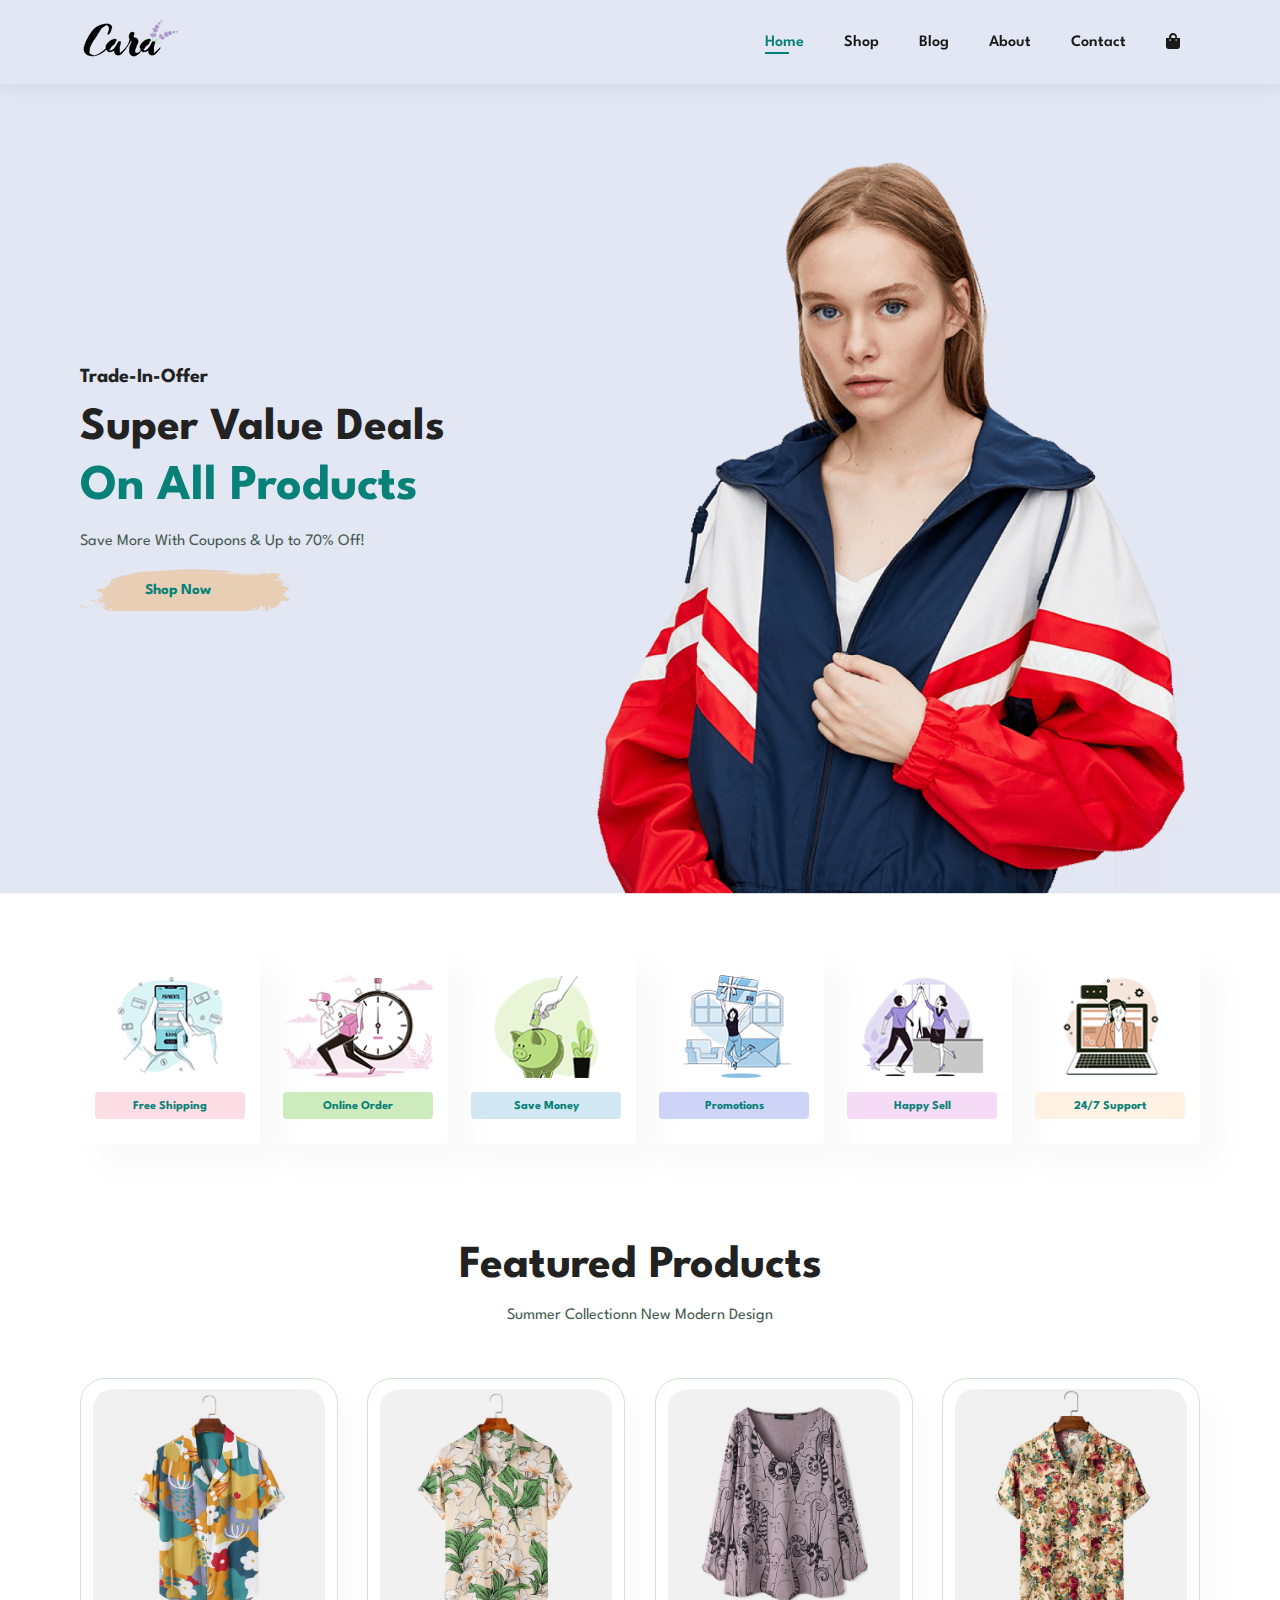
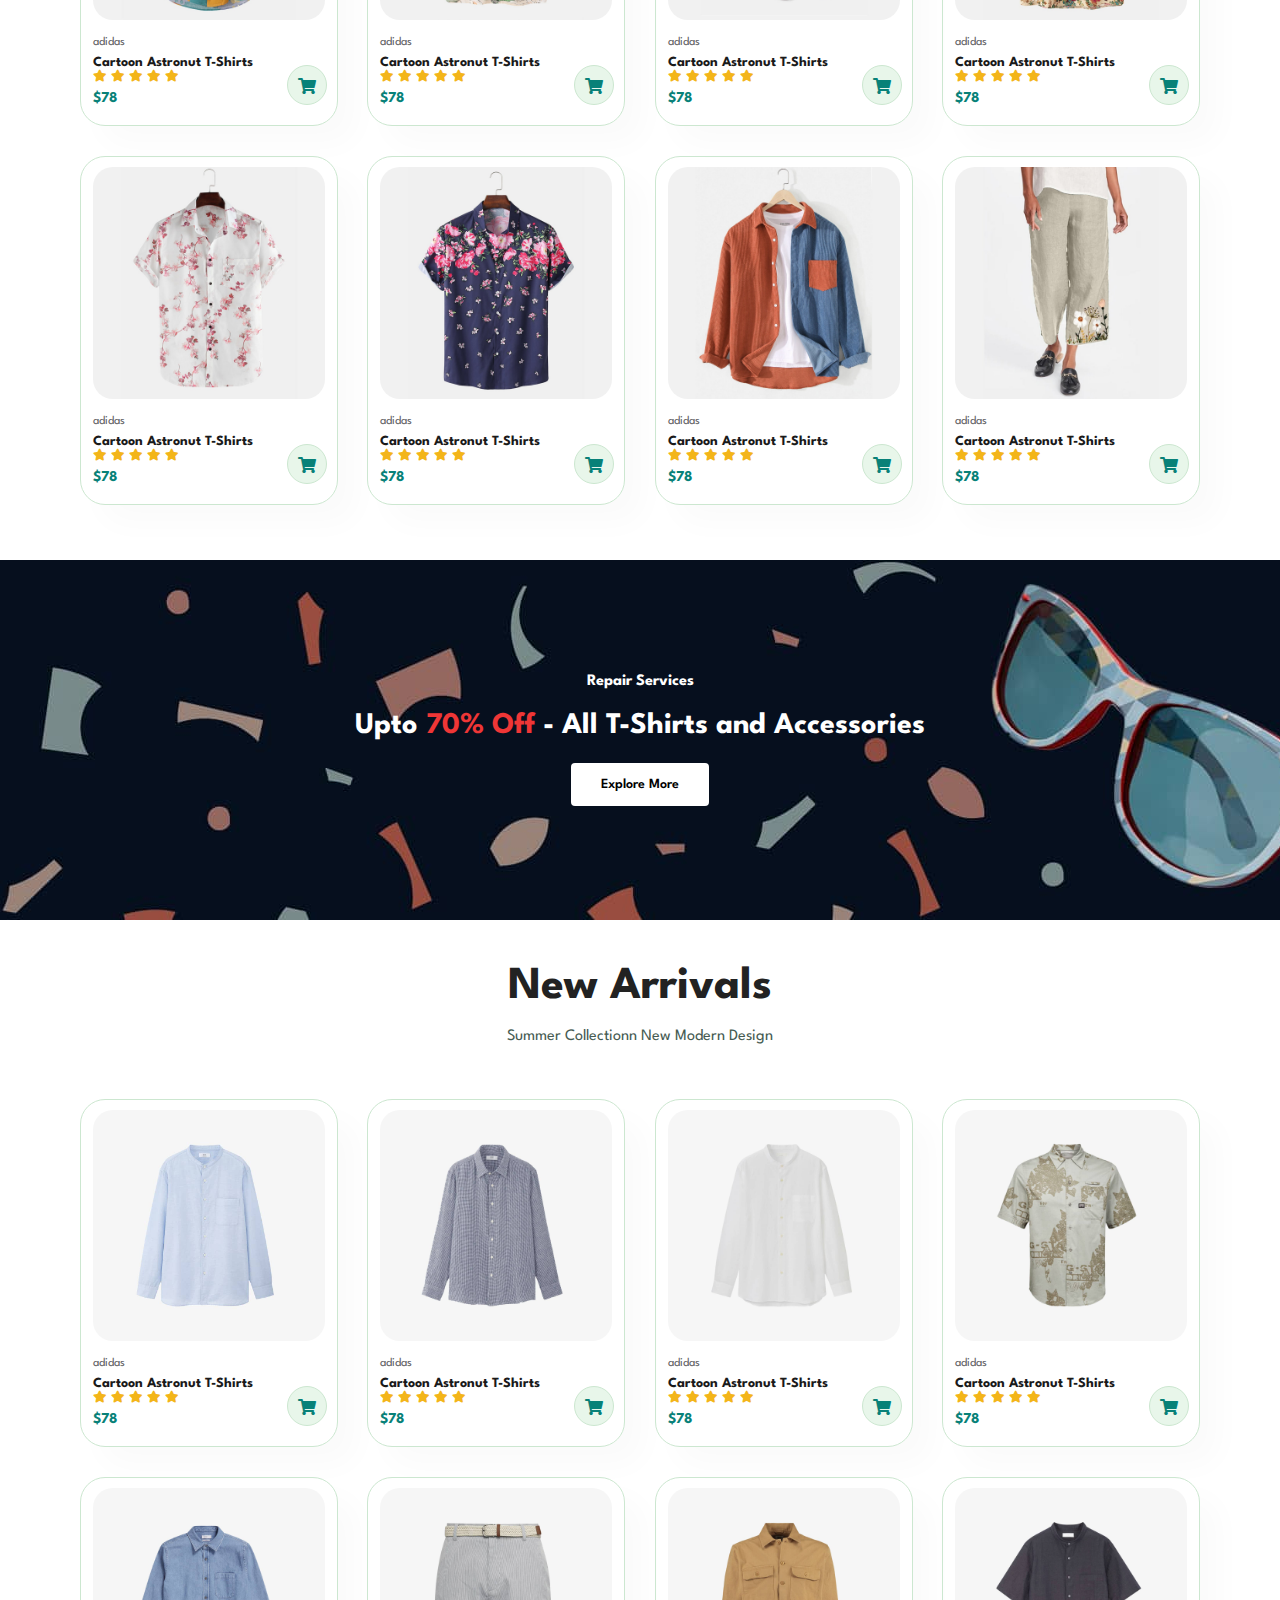
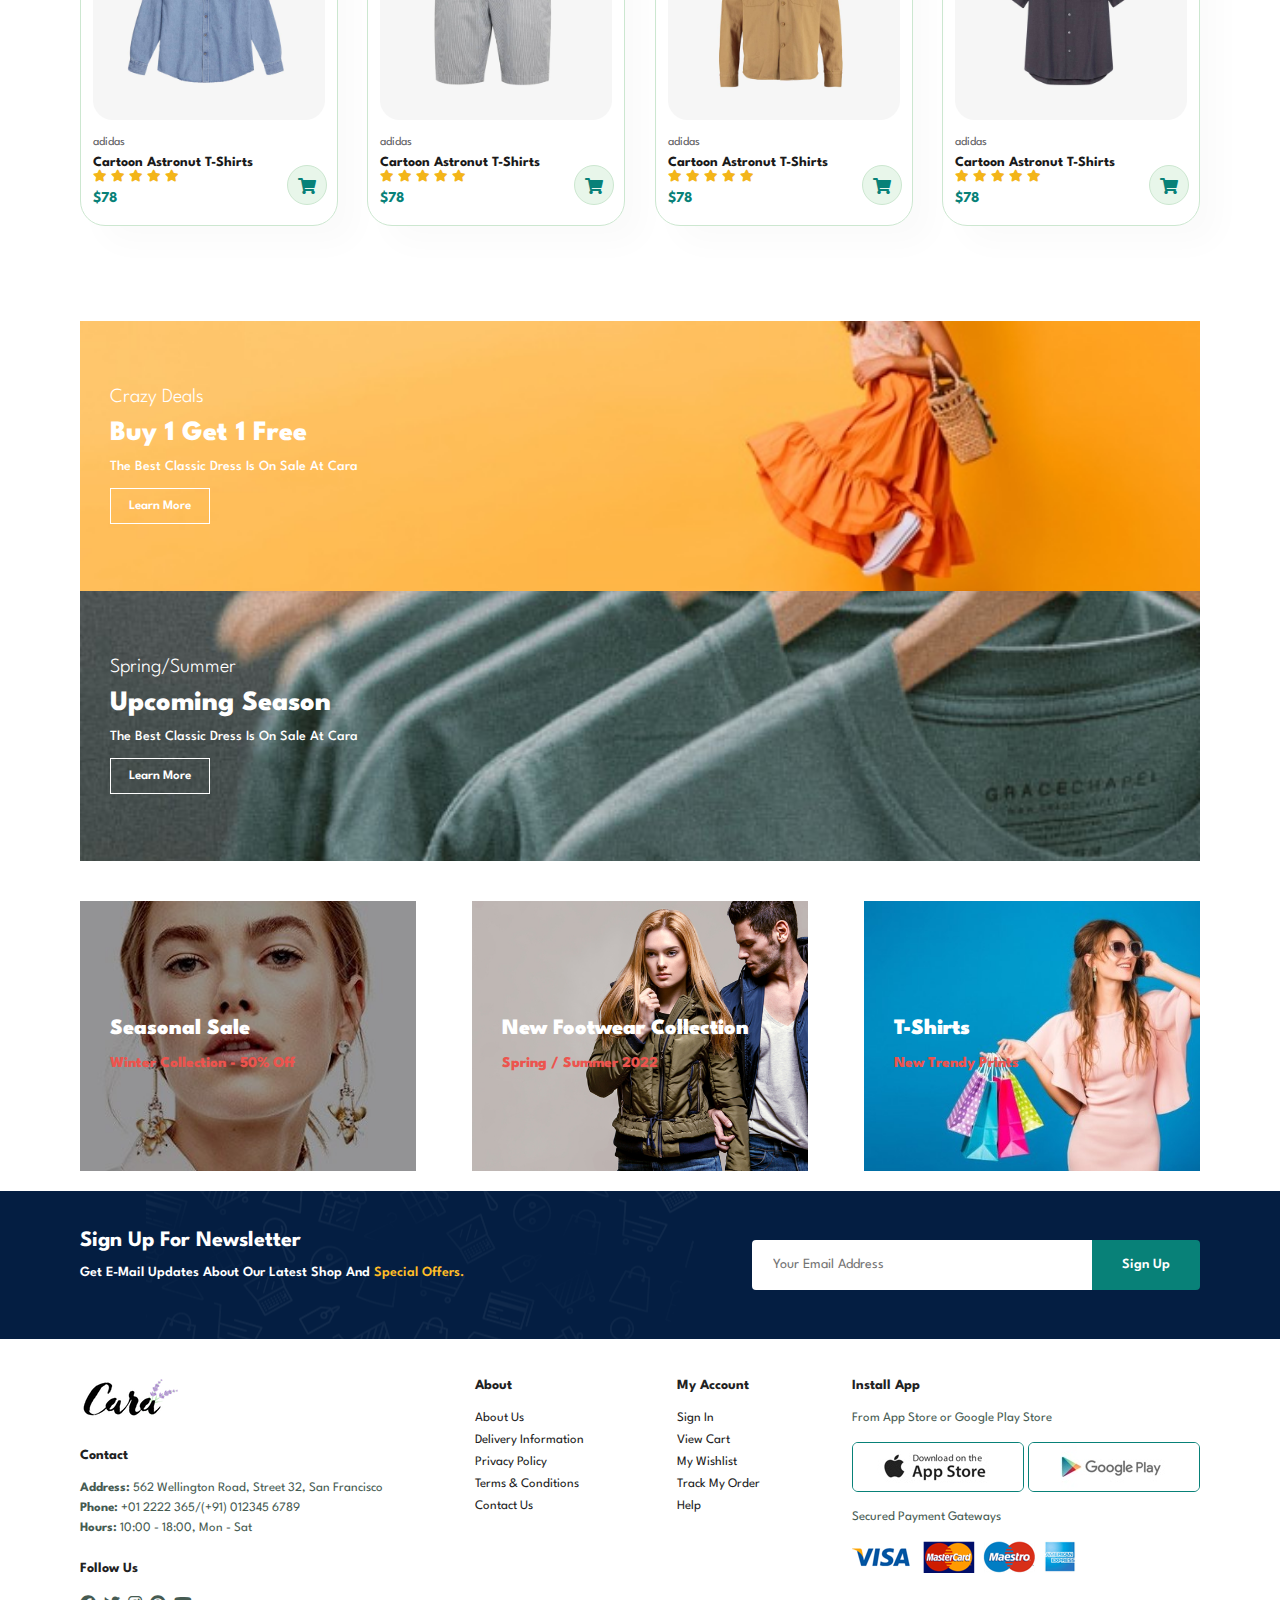
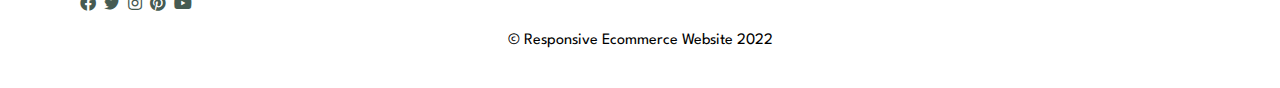
<file: Responsive Ecommerce Website/public/index.html>
<!DOCTYPE html>
<html lang="en">
<head>
    <meta charset="UTF-8">
    <meta http-equiv="X-UA-Compatible" content="IE=edge">
    <meta name="viewport" content="width=device-width, initial-scale=1.0">
    <title>Responsive Ecommerce Website</title>
    <link rel="stylesheet" href="../src/styles/style.css"> 
    <link href="https://cdn.jsdelivr.net/npm/bootstrap@5.2.0-beta1/dist/css/bootstrap.min.css" rel="stylesheet" integrity="sha384-0evHe/X+R7YkIZDRvuzKMRqM+OrBnVFBL6DOitfPri4tjfHxaWutUpFmBp4vmVor" crossorigin="anonymous">
    <link rel="stylesheet" href="https://cdn.jsdelivr.net/npm/bootstrap-icons@1.3.0/font/bootstrap-icons.css">
    <link rel="stylesheet" href="../node_modules/@fortawesome/fontawesome-free/css/all.css">
</head>
<body>
    <section id="header">
        <a href="#"><img src="../public/assets/images/logo.png" alt="logo"></a>
        <div>
            <ul id="navbar">
                <li><a class="active" href="index.html">Home</a></li>
                <li><a href="shop.html">Shop</a></li>
                <li><a href="blog.html">Blog</a></li>
                <li><a href="about.html">About</a></li>
                <li><a href="contact.html">Contact</a></li>
                <li><a href=""><i class="fa fa-shopping-bag"></i></a></li>
            </ul>
        </div>
    </section>

    <section id="hero"> 
        <h4>Trade-In-Offer</h4>
        <h2>Super Value Deals</h2>
        <h1>On All Products</h1>
        <p>Save More With Coupons & Up to 70% Off!</p>
        <button>Shop Now</button>
    </section>

    <section id="feature" class="section-p1">
        <div class="fe-box">
            <img src="../public/assets/images/features/f1.png">
            <h6>Free Shipping</h6>
        </div>
        <div class="fe-box">
            <img src="../public/assets/images/features/f2.png">
            <h6>Online Order</h6>
        </div>
        <div class="fe-box">
            <img src="../public/assets/images/features/f3.png">
            <h6>Save Money</h6>
        </div>
        <div class="fe-box">
            <img src="../public/assets/images/features/f4.png">
            <h6>Promotions</h6>
        </div>
        <div class="fe-box">
            <img src="../public/assets/images/features/f5.png">
            <h6>Happy Sell</h6>
        </div>
        <div class="fe-box">
            <img src="../public/assets/images/features/f6.png">
            <h6>24/7 Support</h6>
        </div>
    </section>

    <section id="product1" class="section-p1">
        <h2>Featured Products</h2>
        <p>Summer Collectionn New Modern Design</p>
        <div class="pro-container">
            <div class="pro">
                <img src="../public/assets/images/products/f1.jpg" alt="">
                <div class="des">
                    <span>adidas</span>
                    <h5>Cartoon Astronut T-Shirts</h5>
                    <div class="star">
                        <i class="fas fa-star"></i>
                        <i class="fas fa-star"></i>
                        <i class="fas fa-star"></i>
                        <i class="fas fa-star"></i>
                        <i class="fas fa-star"></i>
                    </div>
                    <h4>$78</h4>
                </div>
                <a href="#"><i class="fas fa-shopping-cart cart"></i></a>
            </div>
            <div class="pro">
                <img src="../public/assets/images/products/f2.jpg" alt="">
                <div class="des">
                    <span>adidas</span>
                    <h5>Cartoon Astronut T-Shirts</h5>
                    <div class="star">
                        <i class="fas fa-star"></i>
                        <i class="fas fa-star"></i>
                        <i class="fas fa-star"></i>
                        <i class="fas fa-star"></i>
                        <i class="fas fa-star"></i>
                    </div>
                    <h4>$78</h4>
                </div>
                <a href="#"><i class="fas fa-shopping-cart cart"></i></a>
            </div>
            <div class="pro">
                <img src="../public/assets/images/products/f8.jpg" alt="">
                <div class="des">
                    <span>adidas</span>
                    <h5>Cartoon Astronut T-Shirts</h5>
                    <div class="star">
                        <i class="fas fa-star"></i>
                        <i class="fas fa-star"></i>
                        <i class="fas fa-star"></i>
                        <i class="fas fa-star"></i>
                        <i class="fas fa-star"></i>
                    </div>
                    <h4>$78</h4>
                </div>
                <a href="#"><i class="fas fa-shopping-cart cart"></i></a>
            </div>
            <div class="pro">
                <img src="../public/assets/images/products/f3.jpg" alt="">
                <div class="des">
                    <span>adidas</span>
                    <h5>Cartoon Astronut T-Shirts</h5>
                    <div class="star">
                        <i class="fas fa-star"></i>
                        <i class="fas fa-star"></i>
                        <i class="fas fa-star"></i>
                        <i class="fas fa-star"></i>
                        <i class="fas fa-star"></i>
                    </div>
                    <h4>$78</h4>
                </div>
                <a href="#"><i class="fas fa-shopping-cart cart"></i></a>
            </div>
            <div class="pro">
                <img src="../public/assets/images/products/f4.jpg" alt="">
                <div class="des">
                    <span>adidas</span>
                    <h5>Cartoon Astronut T-Shirts</h5>
                    <div class="star">
                        <i class="fas fa-star"></i>
                        <i class="fas fa-star"></i>
                        <i class="fas fa-star"></i>
                        <i class="fas fa-star"></i>
                        <i class="fas fa-star"></i>
                    </div>
                    <h4>$78</h4>
                </div>
                <a href="#"><i class="fas fa-shopping-cart cart"></i></a>
            </div>
            <div class="pro">
                <img src="../public/assets/images/products/f5.jpg" alt="">
                <div class="des">
                    <span>adidas</span>
                    <h5>Cartoon Astronut T-Shirts</h5>
                    <div class="star">
                        <i class="fas fa-star"></i>
                        <i class="fas fa-star"></i>
                        <i class="fas fa-star"></i>
                        <i class="fas fa-star"></i>
                        <i class="fas fa-star"></i>
                    </div>
                    <h4>$78</h4>
                </div>
                <a href="#"><i class="fas fa-shopping-cart cart"></i></a>
            </div>
            <div class="pro">
                <img src="../public/assets/images/products/f6.jpg" alt="">
                <div class="des">
                    <span>adidas</span>
                    <h5>Cartoon Astronut T-Shirts</h5>
                    <div class="star">
                        <i class="fas fa-star"></i>
                        <i class="fas fa-star"></i>
                        <i class="fas fa-star"></i>
                        <i class="fas fa-star"></i>
                        <i class="fas fa-star"></i>
                    </div>
                    <h4>$78</h4>
                </div>
                <a href="#"><i class="fas fa-shopping-cart cart"></i></a>
            </div>
            <div class="pro">
                <img src="../public/assets/images/products/f7.jpg" alt="">
                <div class="des">
                    <span>adidas</span>
                    <h5>Cartoon Astronut T-Shirts</h5>
                    <div class="star">
                        <i class="fas fa-star"></i>
                        <i class="fas fa-star"></i>
                        <i class="fas fa-star"></i>
                        <i class="fas fa-star"></i>
                        <i class="fas fa-star"></i>
                    </div>
                    <h4>$78</h4>
                </div>
                <a href="#"><i class="fas fa-shopping-cart cart"></i></a>
            </div>
        </div>
    </section>

    <section id="banner" class="section-m1">
        <h4>Repair Services</h4>
        <h2>Upto <span>70% Off</span> - All T-Shirts and Accessories </h2>
        <button class="normal">Explore More</button>
    </section>

    <section id="product1" class="section-p1">
        <h2>New Arrivals</h2>
        <p>Summer Collectionn New Modern Design</p>
        <div class="pro-container">
            <div class="pro">
                <img src="../public/assets/images/products/n1.jpg" alt="">
                <div class="des">
                    <span>adidas</span>
                    <h5>Cartoon Astronut T-Shirts</h5>
                    <div class="star">
                        <i class="fas fa-star"></i>
                        <i class="fas fa-star"></i>
                        <i class="fas fa-star"></i>
                        <i class="fas fa-star"></i>
                        <i class="fas fa-star"></i>
                    </div>
                    <h4>$78</h4>
                </div>
                <a href="#"><i class="fas fa-shopping-cart cart"></i></a>
            </div>
            <div class="pro">
                <img src="../public/assets/images/products/n2.jpg" alt="">
                <div class="des">
                    <span>adidas</span>
                    <h5>Cartoon Astronut T-Shirts</h5>
                    <div class="star">
                        <i class="fas fa-star"></i>
                        <i class="fas fa-star"></i>
                        <i class="fas fa-star"></i>
                        <i class="fas fa-star"></i>
                        <i class="fas fa-star"></i>
                    </div>
                    <h4>$78</h4>
                </div>
                <a href="#"><i class="fas fa-shopping-cart cart"></i></a>
            </div>
            <div class="pro">
                <img src="../public/assets/images/products/n3.jpg" alt="">
                <div class="des">
                    <span>adidas</span>
                    <h5>Cartoon Astronut T-Shirts</h5>
                    <div class="star">
                        <i class="fas fa-star"></i>
                        <i class="fas fa-star"></i>
                        <i class="fas fa-star"></i>
                        <i class="fas fa-star"></i>
                        <i class="fas fa-star"></i>
                    </div>
                    <h4>$78</h4>
                </div>
                <a href="#"><i class="fas fa-shopping-cart cart"></i></a>
            </div>
            <div class="pro">
                <img src="../public/assets/images/products/n4.jpg" alt="">
                <div class="des">
                    <span>adidas</span>
                    <h5>Cartoon Astronut T-Shirts</h5>
                    <div class="star">
                        <i class="fas fa-star"></i>
                        <i class="fas fa-star"></i>
                        <i class="fas fa-star"></i>
                        <i class="fas fa-star"></i>
                        <i class="fas fa-star"></i>
                    </div>
                    <h4>$78</h4>
                </div>
                <a href="#"><i class="fas fa-shopping-cart cart"></i></a>
            </div>
            <div class="pro">
                <img src="../public/assets/images/products/n5.jpg" alt="">
                <div class="des">
                    <span>adidas</span>
                    <h5>Cartoon Astronut T-Shirts</h5>
                    <div class="star">
                        <i class="fas fa-star"></i>
                        <i class="fas fa-star"></i>
                        <i class="fas fa-star"></i>
                        <i class="fas fa-star"></i>
                        <i class="fas fa-star"></i>
                    </div>
                    <h4>$78</h4>
                </div>
                <a href="#"><i class="fas fa-shopping-cart cart"></i></a>
            </div>
            <div class="pro">
                <img src="../public/assets/images/products/n6.jpg" alt="">
                <div class="des">
                    <span>adidas</span>
                    <h5>Cartoon Astronut T-Shirts</h5>
                    <div class="star">
                        <i class="fas fa-star"></i>
                        <i class="fas fa-star"></i>
                        <i class="fas fa-star"></i>
                        <i class="fas fa-star"></i>
                        <i class="fas fa-star"></i>
                    </div>
                    <h4>$78</h4>
                </div>
                <a href="#"><i class="fas fa-shopping-cart cart"></i></a>
            </div>
            <div class="pro">
                <img src="../public/assets/images/products/n7.jpg" alt="">
                <div class="des">
                    <span>adidas</span>
                    <h5>Cartoon Astronut T-Shirts</h5>
                    <div class="star">
                        <i class="fas fa-star"></i>
                        <i class="fas fa-star"></i>
                        <i class="fas fa-star"></i>
                        <i class="fas fa-star"></i>
                        <i class="fas fa-star"></i>
                    </div>
                    <h4>$78</h4>
                </div>
                <a href="#"><i class="fas fa-shopping-cart cart"></i></a>
            </div>
            <div class="pro">
                <img src="../public/assets/images/products/n8.jpg" alt="">
                <div class="des">
                    <span>adidas</span>
                    <h5>Cartoon Astronut T-Shirts</h5>
                    <div class="star">
                        <i class="fas fa-star"></i>
                        <i class="fas fa-star"></i>
                        <i class="fas fa-star"></i>
                        <i class="fas fa-star"></i>
                        <i class="fas fa-star"></i>
                    </div>
                    <h4>$78</h4>
                </div>
                <a href="#"><i class="fas fa-shopping-cart cart"></i></a>
            </div>
        </div>
    </section>

    <section id="sm-banner" class="section-p1">
        <div class="banner-box">
            <h4>Crazy Deals</h4>
            <h2>Buy 1 Get 1 Free</h2>
            <span> The Best Classic Dress Is On Sale At Cara</span>
            <button class="white">Learn More</button>
        </div>
        <div class="banner-box banner-box2">
            <h4>Spring/Summer</h4>
            <h2>Upcoming Season</h2>
            <span> The Best Classic Dress Is On Sale At Cara</span>
            <button class="white">Learn More</button>
        </div>
    </section>

    <section id="banner3">
        <div class="banner-box">
            <h2>Seasonal Sale</h2>
            <h3>Winter Collection - 50% Off</h3>
        </div>
        <div class="banner-box banner-box2">
            <h2>New Footwear Collection</h2>
            <h3>Spring / Summer 2022</h3>
        </div>
        <div class="banner-box banner-box3">
            <h2>T-Shirts</h2>
            <h3>New Trendy Prints</h3>
        </div>
    </section>

    <section id="newsletter" class="section-p1 section-m1">
        <div class="newstext">
            <h4>Sign Up For Newsletter</h4>
            <p>Get E-Mail Updates About Our Latest Shop And <span>Special Offers.</span></p>
        </div>
        <div class="form">
            <input type="text" placeholder="Your Email Address">
            <button class="normal">Sign Up</button>
        </div>
    </section>

    <footer class="section-p1">
        <div class="col">
            <img class="logo" src="../public/assets/images/logo.png">
            <h4>Contact</h4>
            <p><strong>Address:</strong> 562 Wellington Road, Street 32, San Francisco</p>
            <p><strong>Phone:</strong> +01 2222 365/(+91) 012345 6789</p>
            <p><strong>Hours:</strong> 10:00 - 18:00, Mon - Sat</p>
            <div class="follow">
                <h4>Follow Us</h4>
                <div class="icon">
                    <i class="fab fa-facebook"></i>
                    <i class="fab fa-twitter"></i>
                    <i class="fab fa-instagram"></i>
                    <i class="fab fa-pinterest"></i>
                    <i class="fab fa-youtube"></i>
                </div>
            </div>
        </div>

        <div class="col">
            <h4>About</h4>
            <a href="#">About Us</a>
            <a href="#">Delivery Information</a>
            <a href="#">Privacy Policy</a>
            <a href="#">Terms & Conditions</a>
            <a href="#">Contact Us</a>
        </div>

        <div class="col">
            <h4>My Account</h4>
            <a href="#">Sign In</a>
            <a href="#">View Cart</a>
            <a href="#">My Wishlist</a>
            <a href="#">Track My Order</a>
            <a href="#">Help</a>
        </div>

        <div class="col install">
            <h4>Install App</h4>
            <p>From App Store or Google Play Store</p>
            <div class="row">
                <img src="../public/assets/images/pay/app.jpg">
                <img src="../public/assets/images/pay/play.jpg">
            </div>
            <p>Secured Payment Gateways</p>
                <img src="../public/assets/images/pay/pay.png">
        </div>

        <div class="copyright">
            &copy; Responsive Ecommerce Website 2022
        </div>
    </footer>
</body>
</html>
</file>
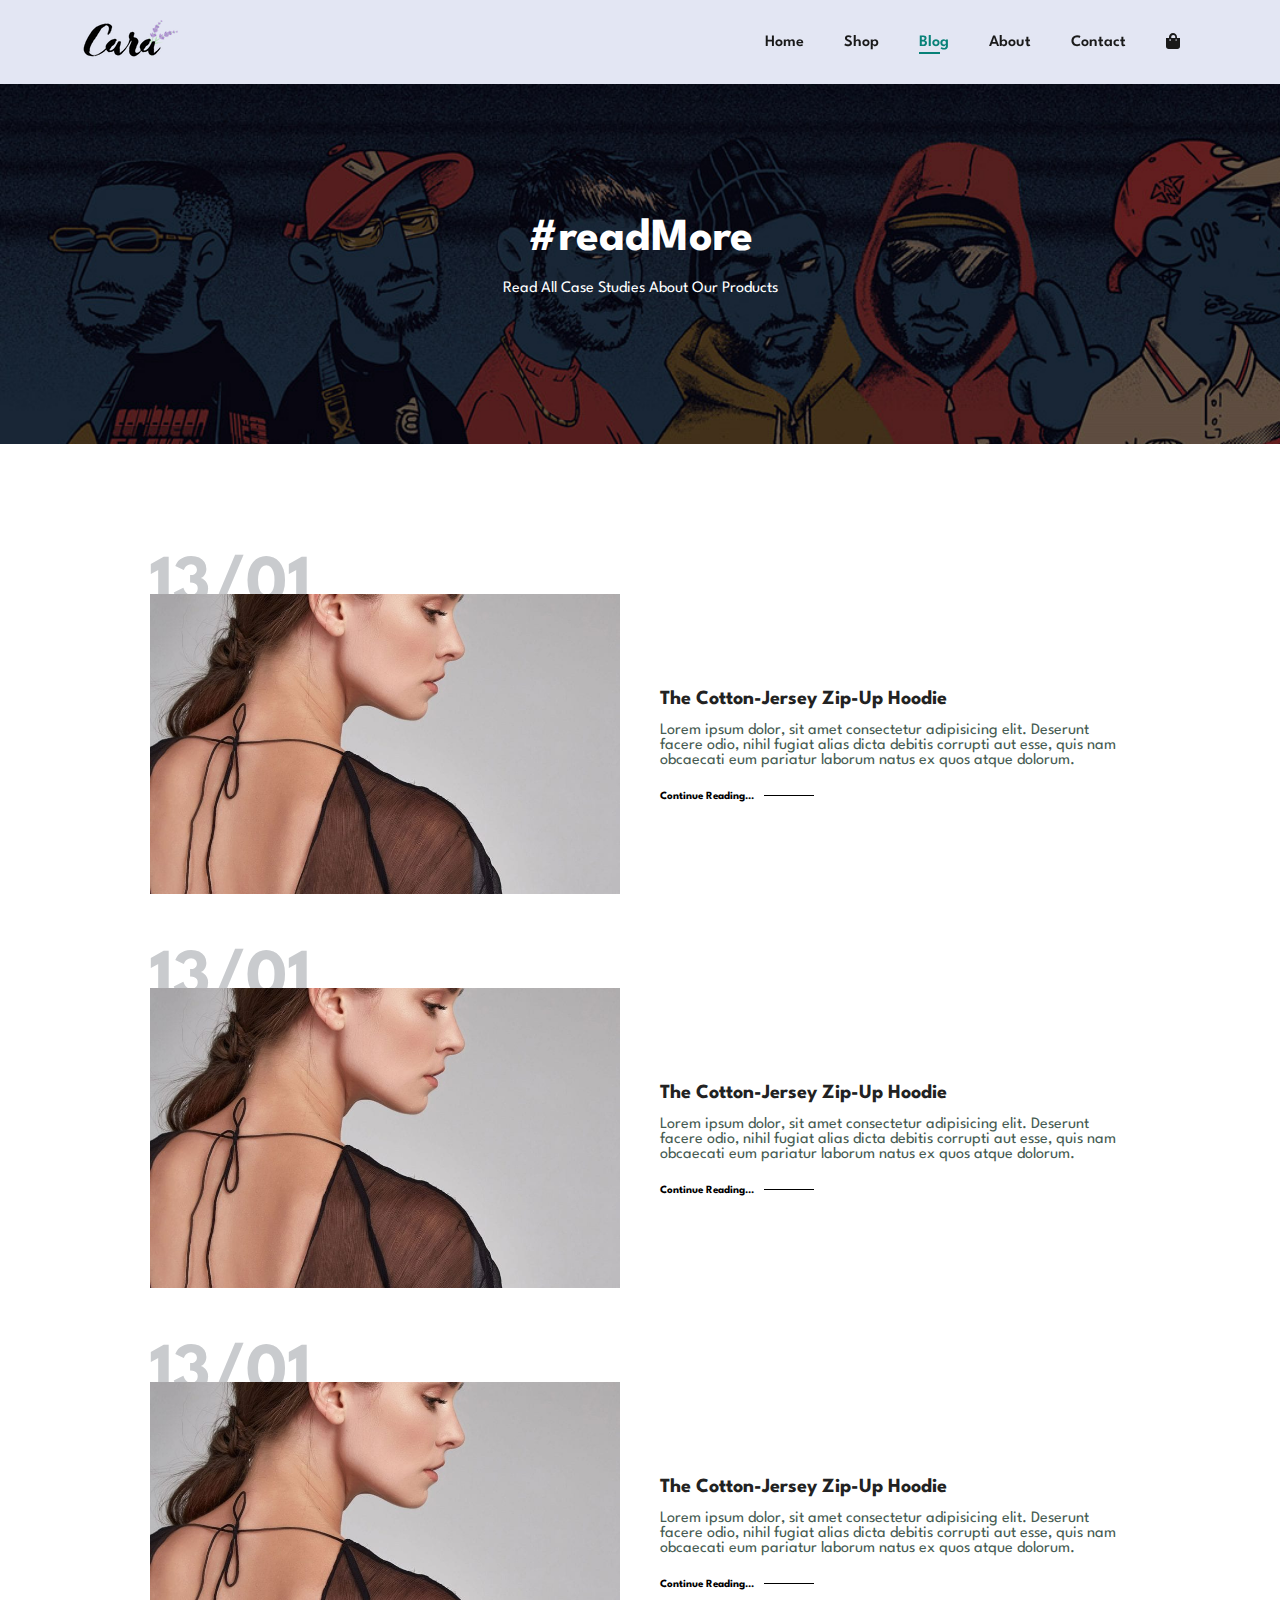
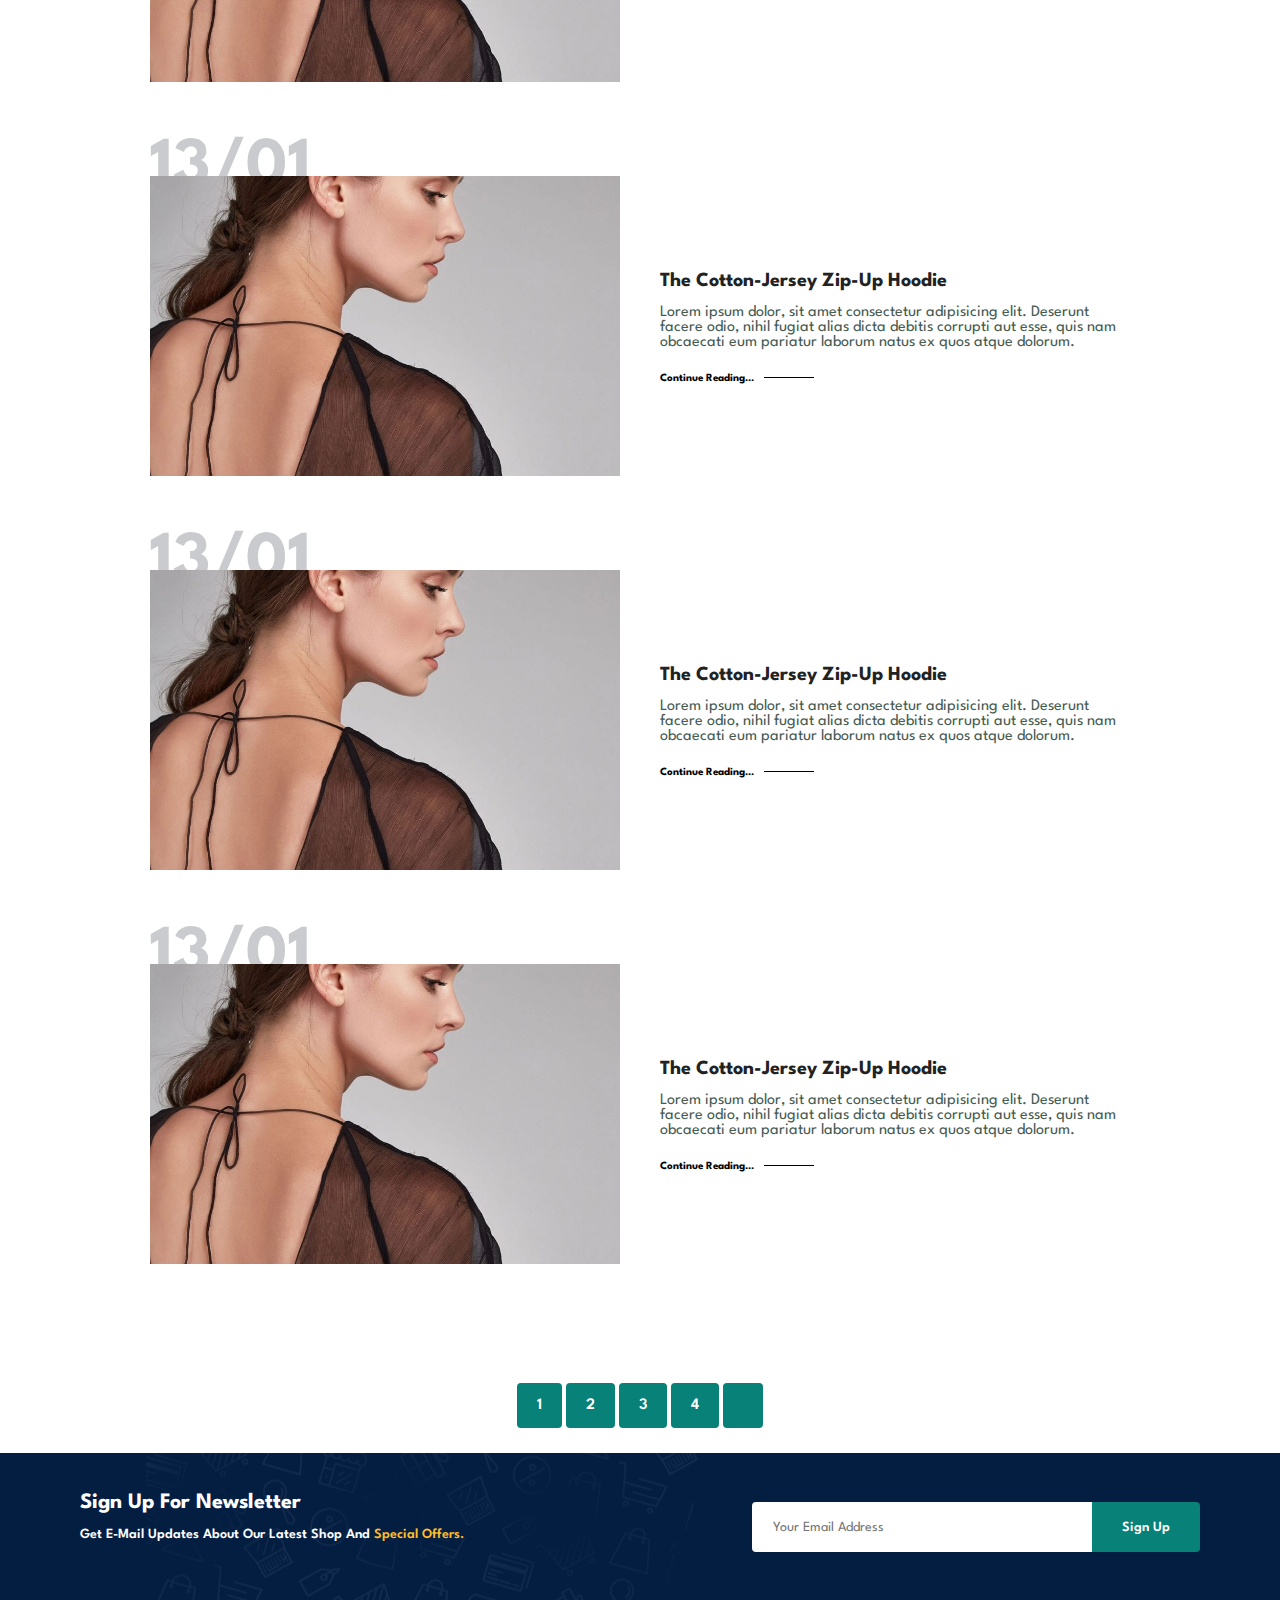
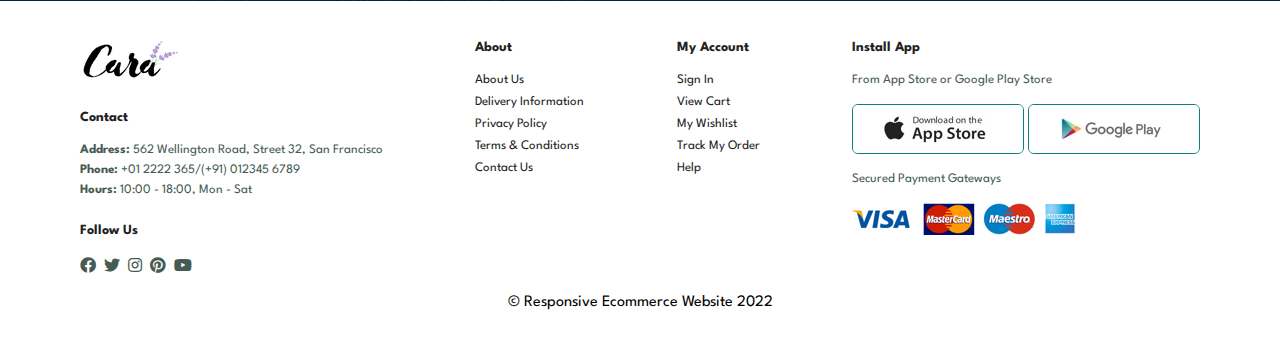
<file: Responsive Ecommerce Website/public/blog.html>
<!DOCTYPE html>
<html lang="en">
<head>
    <meta charset="UTF-8">
    <meta http-equiv="X-UA-Compatible" content="IE=edge">
    <meta name="viewport" content="width=device-width, initial-scale=1.0">
    <title>Responsive Ecommerce Website</title>
    <link rel="stylesheet" href="../src/styles/style.css"> 
    <link href="https://cdn.jsdelivr.net/npm/bootstrap@5.2.0-beta1/dist/css/bootstrap.min.css" rel="stylesheet" integrity="sha384-0evHe/X+R7YkIZDRvuzKMRqM+OrBnVFBL6DOitfPri4tjfHxaWutUpFmBp4vmVor" crossorigin="anonymous">
    <link rel="stylesheet" href="https://cdn.jsdelivr.net/npm/bootstrap-icons@1.3.0/font/bootstrap-icons.css">
    <link rel="stylesheet" href="../node_modules/@fortawesome/fontawesome-free/css/all.css">
</head>
<body>
    <section id="header">
        <a href="#"><img src="../public/assets/images/logo.png" alt="logo"></a>
        <div>
            <ul id="navbar">
                <li><a href="index.html">Home</a></li>
                <li><a href="shop.html">Shop</a></li>
                <li><a class="active" href="blog.html">Blog</a></li>
                <li><a href="about.html">About</a></li>
                <li><a href="contact.html">Contact</a></li>
                <li id="lg-bag"><a href="cart.html"><i class="fa fa-shopping-bag"></i></a></li>
                <a href="#" id="close"><i class="fa fa-times"></i></a>
            </ul>
        </div>

        <div id="mobile">
            <a href="cart.html"><i class="fa fa-shopping-bag"></i></a>
            <i id="bar" class="fas fa-outdent"></i>
        </div>
    </section>

    <section id="page-header" class="blog-header"> 
        <h2>#readMore</h2>
        <p>Read All Case Studies About Our Products</p>
    </section>

    <section id="blog">
        <div class="blog-box">
            <div class="blog-img">
                <img src="../public/assets/images/blog/b1.jpg">
            </div>
            <div class="blog-details">
                <h4>The Cotton-Jersey Zip-Up Hoodie</h4>
                <p>Lorem ipsum dolor, sit amet consectetur adipisicing elit. Deserunt facere odio, nihil fugiat alias dicta debitis corrupti aut esse, quis nam obcaecati eum pariatur laborum natus ex quos atque dolorum.</p>
                <a href="#">Continue Reading...</a>
            </div>
            <h1>13/01</h1>
        </div>
        <div class="blog-box">
            <div class="blog-img">
                <img src="../public/assets/images/blog/b1.jpg">
            </div>
            <div class="blog-details">
                <h4>The Cotton-Jersey Zip-Up Hoodie</h4>
                <p>Lorem ipsum dolor, sit amet consectetur adipisicing elit. Deserunt facere odio, nihil fugiat alias dicta debitis corrupti aut esse, quis nam obcaecati eum pariatur laborum natus ex quos atque dolorum.</p>
                <a href="#">Continue Reading...</a>
            </div>
            <h1>13/01</h1>
        </div>
        <div class="blog-box">
            <div class="blog-img">
                <img src="../public/assets/images/blog/b1.jpg">
            </div>
            <div class="blog-details">
                <h4>The Cotton-Jersey Zip-Up Hoodie</h4>
                <p>Lorem ipsum dolor, sit amet consectetur adipisicing elit. Deserunt facere odio, nihil fugiat alias dicta debitis corrupti aut esse, quis nam obcaecati eum pariatur laborum natus ex quos atque dolorum.</p>
                <a href="#">Continue Reading...</a>
            </div>
            <h1>13/01</h1>
        </div>
        <div class="blog-box">
            <div class="blog-img">
                <img src="../public/assets/images/blog/b1.jpg">
            </div>
            <div class="blog-details">
                <h4>The Cotton-Jersey Zip-Up Hoodie</h4>
                <p>Lorem ipsum dolor, sit amet consectetur adipisicing elit. Deserunt facere odio, nihil fugiat alias dicta debitis corrupti aut esse, quis nam obcaecati eum pariatur laborum natus ex quos atque dolorum.</p>
                <a href="#">Continue Reading...</a>
            </div>
            <h1>13/01</h1>
        </div>
        <div class="blog-box">
            <div class="blog-img">
                <img src="../public/assets/images/blog/b1.jpg">
            </div>
            <div class="blog-details">
                <h4>The Cotton-Jersey Zip-Up Hoodie</h4>
                <p>Lorem ipsum dolor, sit amet consectetur adipisicing elit. Deserunt facere odio, nihil fugiat alias dicta debitis corrupti aut esse, quis nam obcaecati eum pariatur laborum natus ex quos atque dolorum.</p>
                <a href="#">Continue Reading...</a>
            </div>
            <h1>13/01</h1>
        </div>
        <div class="blog-box">
            <div class="blog-img">
                <img src="../public/assets/images/blog/b1.jpg">
            </div>
            <div class="blog-details">
                <h4>The Cotton-Jersey Zip-Up Hoodie</h4>
                <p>Lorem ipsum dolor, sit amet consectetur adipisicing elit. Deserunt facere odio, nihil fugiat alias dicta debitis corrupti aut esse, quis nam obcaecati eum pariatur laborum natus ex quos atque dolorum.</p>
                <a href="#">Continue Reading...</a>
            </div>
            <h1>13/01</h1>
        </div>
    </section>



    <section id="pagination" class="section-p1">
        <a href="#">1</a>
        <a href="#">2</a>
        <a href="#">3</a>
        <a href="#">4</a>
        <a href="#"><i class="fas fa-long-arrow-alt-right>"></i></a>
    </section>

    <section id="newsletter" class="section-p1 section-m1">
        <div class="newstext">
            <h4>Sign Up For Newsletter</h4>
            <p>Get E-Mail Updates About Our Latest Shop And <span>Special Offers.</span></p>
        </div>
        <div class="form">
            <input type="text" placeholder="Your Email Address">
            <button class="normal">Sign Up</button>
        </div>
    </section>

    <footer class="section-p1">
        <div class="col">
            <img class="logo" src="../public/assets/images/logo.png">
            <h4>Contact</h4>
            <p><strong>Address:</strong> 562 Wellington Road, Street 32, San Francisco</p>
            <p><strong>Phone:</strong> +01 2222 365/(+91) 012345 6789</p>
            <p><strong>Hours:</strong> 10:00 - 18:00, Mon - Sat</p>
            <div class="follow">
                <h4>Follow Us</h4>
                <div class="icon">
                    <i class="fab fa-facebook"></i>
                    <i class="fab fa-twitter"></i>
                    <i class="fab fa-instagram"></i>
                    <i class="fab fa-pinterest"></i>
                    <i class="fab fa-youtube"></i>
                </div>
            </div>
        </div>

        <div class="col">
            <h4>About</h4>
            <a href="#">About Us</a>
            <a href="#">Delivery Information</a>
            <a href="#">Privacy Policy</a>
            <a href="#">Terms & Conditions</a>
            <a href="#">Contact Us</a>
        </div>

        <div class="col">
            <h4>My Account</h4>
            <a href="#">Sign In</a>
            <a href="#">View Cart</a>
            <a href="#">My Wishlist</a>
            <a href="#">Track My Order</a>
            <a href="#">Help</a>
        </div>

        <div class="col install">
            <h4>Install App</h4>
            <p>From App Store or Google Play Store</p>
            <div class="row">
                <img src="../public/assets/images/pay/app.jpg">
                <img src="../public/assets/images/pay/play.jpg">
            </div>
            <p>Secured Payment Gateways</p>
                <img src="../public/assets/images/pay/pay.png">
        </div>

        <div class="copyright">
            &copy; Responsive Ecommerce Website 2022
        </div>
    </footer>


    <script src="../src/js/script.js"></script>
</body>
</html>
</file>
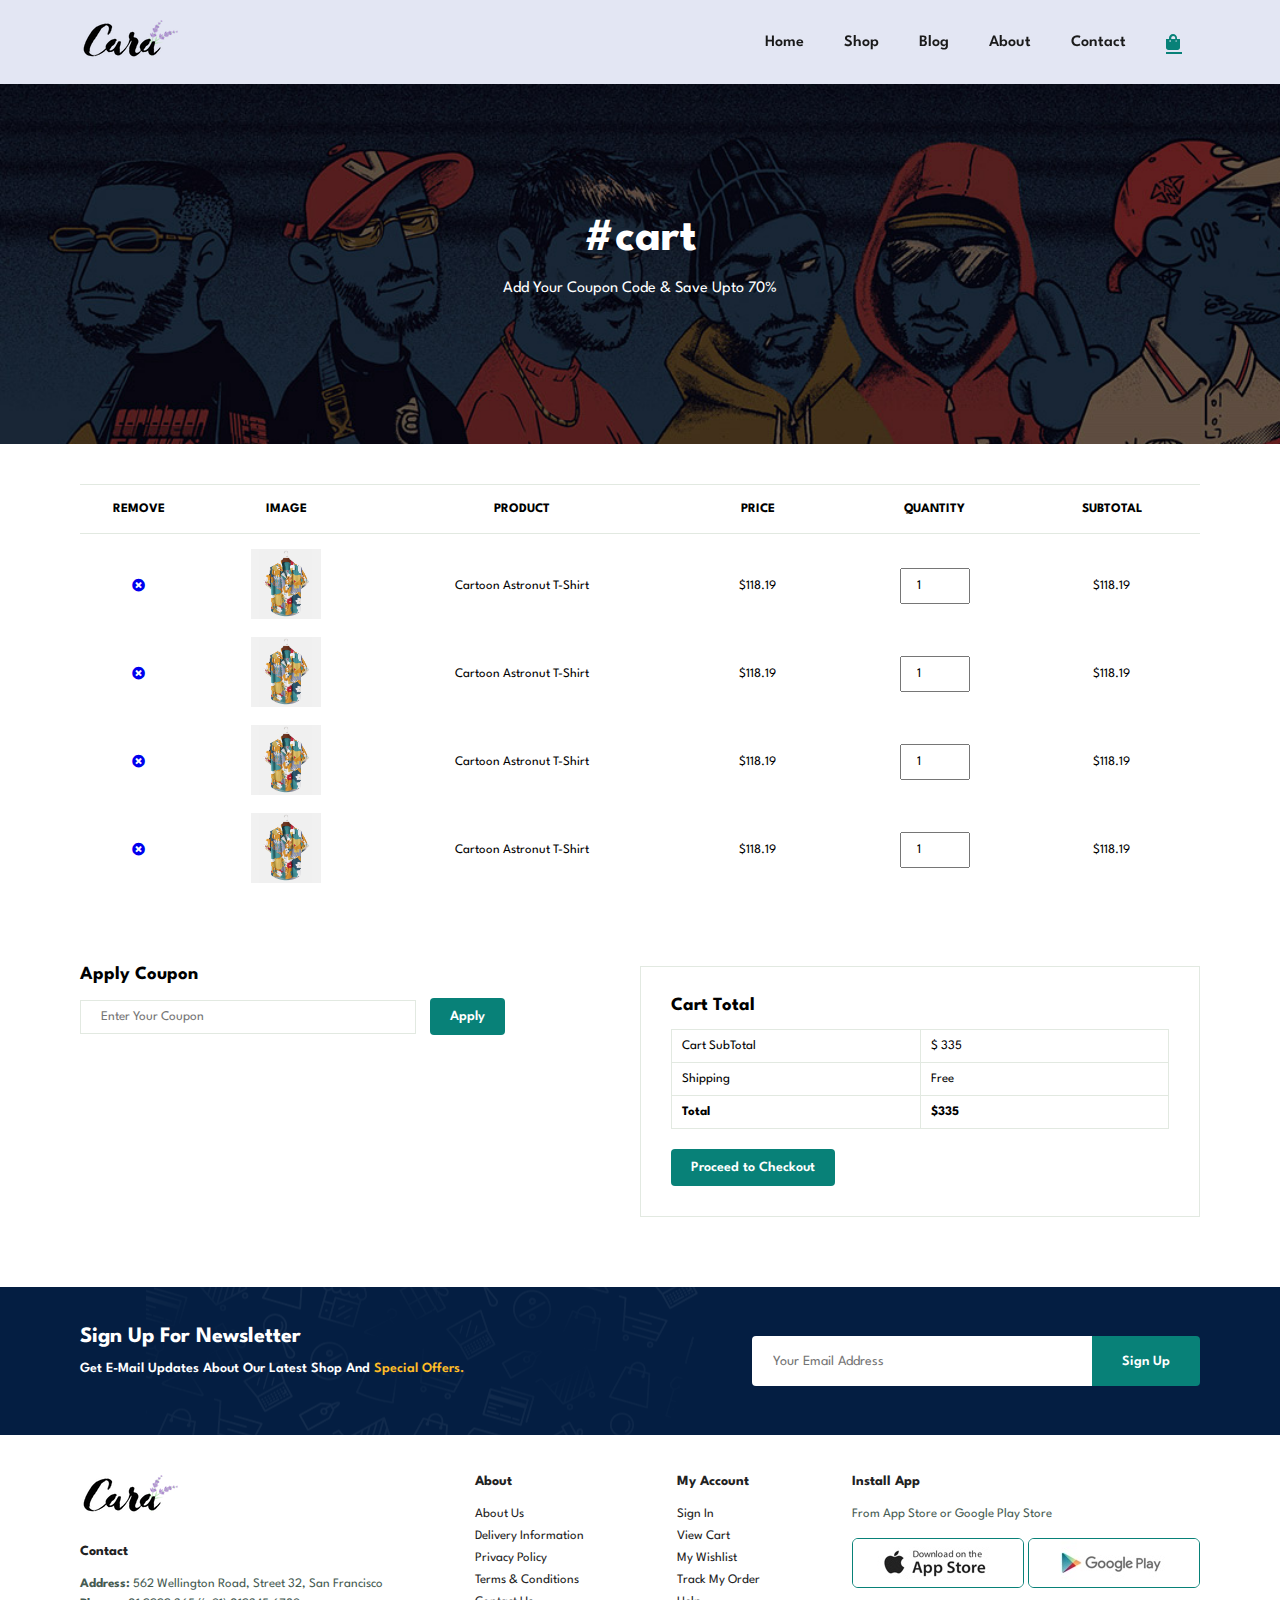
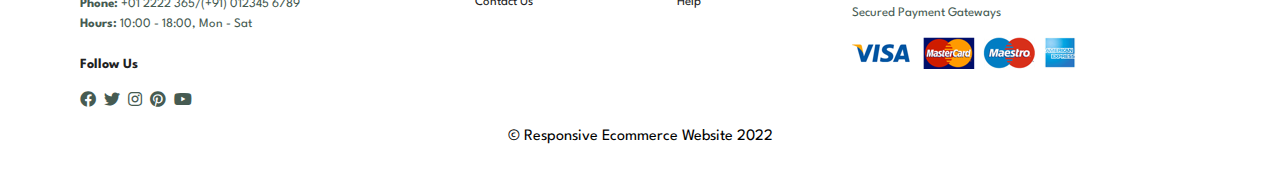
<file: Responsive Ecommerce Website/public/cart.html>
<!DOCTYPE html>
<html lang="en">
<head>
    <meta charset="UTF-8">
    <meta http-equiv="X-UA-Compatible" content="IE=edge">
    <meta name="viewport" content="width=device-width, initial-scale=1.0">
    <title>Responsive Ecommerce Website</title>
    <link rel="stylesheet" href="../src/styles/style.css"> 
    <link href="https://cdn.jsdelivr.net/npm/bootstrap@5.2.0-beta1/dist/css/bootstrap.min.css" rel="stylesheet" integrity="sha384-0evHe/X+R7YkIZDRvuzKMRqM+OrBnVFBL6DOitfPri4tjfHxaWutUpFmBp4vmVor" crossorigin="anonymous">
    <link rel="stylesheet" href="https://cdn.jsdelivr.net/npm/bootstrap-icons@1.3.0/font/bootstrap-icons.css">
    <link rel="stylesheet" href="../node_modules/@fortawesome/fontawesome-free/css/all.css">
</head>
<body>
    <section id="header">
        <a href="#"><img src="../public/assets/images/logo.png" alt="logo"></a>
        <div>
            <ul id="navbar">
                <li><a href="index.html">Home</a></li>
                <li><a href="shop.html">Shop</a></li>
                <li><a href="blog.html">Blog</a></li>
                <li><a href="about.html">About</a></li>
                <li><a href="contact.html">Contact</a></li>
                <li id="lg-bag"><a class="active"href="cart.html"><i class="fa fa-shopping-bag"></i></a></li>
                <a href="#" id="close"><i class="fa fa-times"></i></a>
            </ul>
        </div>

        <div id="mobile">
            <a href="cart.html"><i class="fa fa-shopping-bag"></i></a>
            <i id="bar" class="fas fa-outdent"></i>
        </div>
    </section>

    <section id="page-header" class="cart-header"> 
        <h2>#cart</h2>
        <p>Add Your Coupon Code & Save Upto 70%</p>
    </section>

    <section id="cart" class="section-p1">
        <table width="100%">
            <thead>
                <tr>
                    <td>Remove</td>
                    <td>Image</td>
                    <td>Product</td>
                    <td>Price</td>
                    <td>Quantity</td>
                    <td>SubTotal</td>
                </tr>
            </thead>
            <tbody>
                <tr>
                    <td><a href="#"><i class="fa fa-times-circle"></i></a></td>
                    <td><img src="../public/assets/images/products/f1.jpg"></td>
                    <td>Cartoon Astronut T-Shirt</td>
                    <td>$118.19</td>
                    <td><input type="number" value="1"></td>
                    <td>$118.19</td>
                </tr>
                <tr>
                    <td><a href="#"><i class="fa fa-times-circle"></i></a></td>
                    <td><img src="../public/assets/images/products/f1.jpg"></td>
                    <td>Cartoon Astronut T-Shirt</td>
                    <td>$118.19</td>
                    <td><input type="number" value="1"></td>
                    <td>$118.19</td>
                </tr>
                <tr>
                    <td><a href="#"><i class="fa fa-times-circle"></i></a></td>
                    <td><img src="../public/assets/images/products/f1.jpg"></td>
                    <td>Cartoon Astronut T-Shirt</td>
                    <td>$118.19</td>
                    <td><input type="number" value="1"></td>
                    <td>$118.19</td>
                </tr>
                <tr>
                    <td><a href="#"><i class="fa fa-times-circle"></i></a></td>
                    <td><img src="../public/assets/images/products/f1.jpg"></td>
                    <td>Cartoon Astronut T-Shirt</td>
                    <td>$118.19</td>
                    <td><input type="number" value="1"></td>
                    <td>$118.19</td>
                </tr>
            </tbody>
        </table>
    </section>

    <section id="cart-add" class="section-p1">
        <div id="coupon">
            <h3>Apply Coupon</h3>
            <div>
                <input type="text" placeholder="Enter Your Coupon">
                <button class="normal">Apply</button> 
            </div>
        </div>

        <div id="subtotal">
            <h3>Cart Total</h3>
            <table>
                <tr>
                    <td>Cart SubTotal</td>
                    <td>$ 335</td>
                </tr>
                <tr>
                    <td>Shipping</td>
                    <td>Free</td>
                </tr>
                <tr>
                    <td><strong>Total</strong></td>
                    <td><strong>$335</strong></td>
                </tr>
            </table>
            <button class="normal">Proceed to Checkout</button>
        </div>
    </section>

    <section id="newsletter" class="section-p1 section-m1">
        <div class="newstext">
            <h4>Sign Up For Newsletter</h4>
            <p>Get E-Mail Updates About Our Latest Shop And <span>Special Offers.</span></p>
        </div>
        <div class="form">
            <input type="text" placeholder="Your Email Address">
            <button class="normal">Sign Up</button>
        </div>
    </section>

    <footer class="section-p1">
        <div class="col">
            <img class="logo" src="../public/assets/images/logo.png">
            <h4>Contact</h4>
            <p><strong>Address:</strong> 562 Wellington Road, Street 32, San Francisco</p>
            <p><strong>Phone:</strong> +01 2222 365/(+91) 012345 6789</p>
            <p><strong>Hours:</strong> 10:00 - 18:00, Mon - Sat</p>
            <div class="follow">
                <h4>Follow Us</h4>
                <div class="icon">
                    <i class="fab fa-facebook"></i>
                    <i class="fab fa-twitter"></i>
                    <i class="fab fa-instagram"></i>
                    <i class="fab fa-pinterest"></i>
                    <i class="fab fa-youtube"></i>
                </div>
            </div>
        </div>

        <div class="col">
            <h4>About</h4>
            <a href="#">About Us</a>
            <a href="#">Delivery Information</a>
            <a href="#">Privacy Policy</a>
            <a href="#">Terms & Conditions</a>
            <a href="#">Contact Us</a>
        </div>

        <div class="col">
            <h4>My Account</h4>
            <a href="#">Sign In</a>
            <a href="#">View Cart</a>
            <a href="#">My Wishlist</a>
            <a href="#">Track My Order</a>
            <a href="#">Help</a>
        </div>

        <div class="col install">
            <h4>Install App</h4>
            <p>From App Store or Google Play Store</p>
            <div class="row">
                <img src="../public/assets/images/pay/app.jpg">
                <img src="../public/assets/images/pay/play.jpg">
            </div>
            <p>Secured Payment Gateways</p>
                <img src="../public/assets/images/pay/pay.png">
        </div>

        <div class="copyright">
            &copy; Responsive Ecommerce Website 2022
        </div>
    </footer>

    <script src="../src/js/script.js"></script>
</body>
</html>
</file>
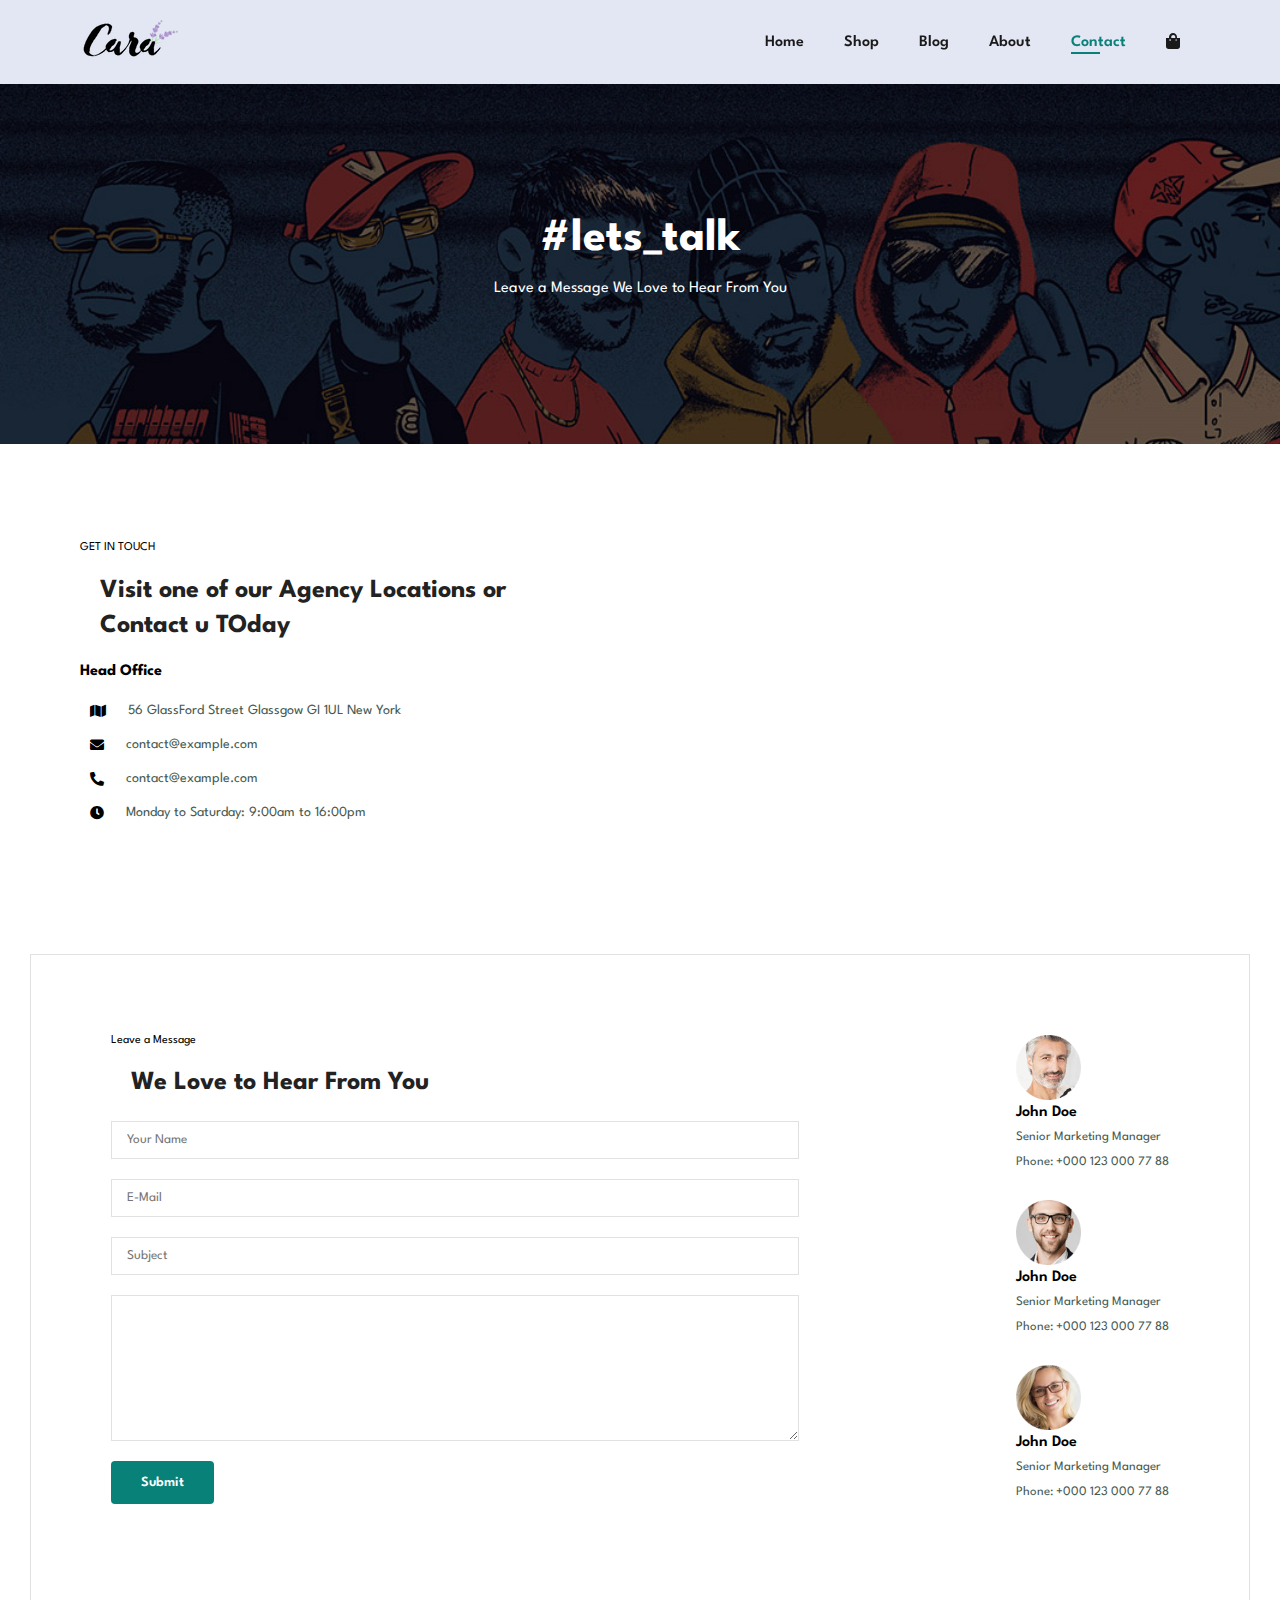
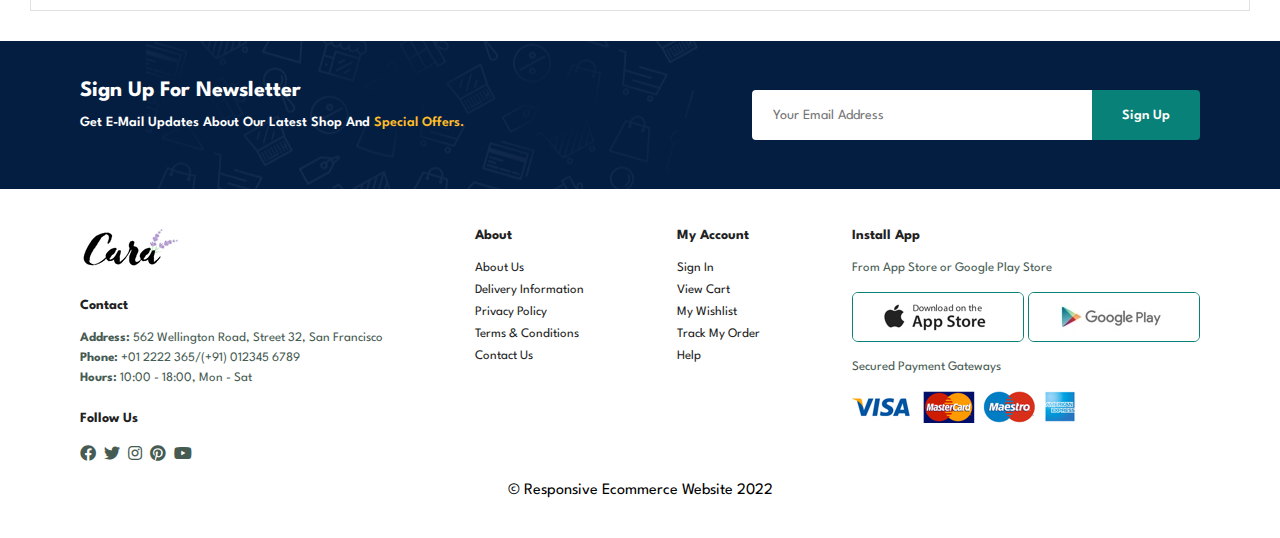
<file: Responsive Ecommerce Website/public/contact.html>
<!DOCTYPE html>
<html lang="en">
<head>
    <meta charset="UTF-8">
    <meta http-equiv="X-UA-Compatible" content="IE=edge">
    <meta name="viewport" content="width=device-width, initial-scale=1.0">
    <title>Responsive Ecommerce Website</title>
    <link rel="stylesheet" href="../src/styles/style.css"> 
    <link href="https://cdn.jsdelivr.net/npm/bootstrap@5.2.0-beta1/dist/css/bootstrap.min.css" rel="stylesheet" integrity="sha384-0evHe/X+R7YkIZDRvuzKMRqM+OrBnVFBL6DOitfPri4tjfHxaWutUpFmBp4vmVor" crossorigin="anonymous">
    <link rel="stylesheet" href="https://cdn.jsdelivr.net/npm/bootstrap-icons@1.3.0/font/bootstrap-icons.css">
    <link rel="stylesheet" href="../node_modules/@fortawesome/fontawesome-free/css/all.css">
</head>
<body>
    <section id="header">
        <a href="#"><img src="../public/assets/images/logo.png" alt="logo"></a>
        <div>
            <ul id="navbar">
                <li><a href="index.html">Home</a></li>
                <li><a href="shop.html">Shop</a></li>
                <li><a href="blog.html">Blog</a></li>
                <li><a href="about.html">About</a></li>
                <li><a class="active" href="contact.html">Contact</a></li>
                <li id="lg-bag"><a href="cart.html"><i class="fa fa-shopping-bag"></i></a></li>
                <a href="#" id="close"><i class="fa fa-times"></i></a>
            </ul>
        </div>

        <div id="mobile">
            <a href="cart.html"><i class="fa fa-shopping-bag"></i></a>
            <i id="bar" class="fas fa-outdent"></i>
        </div>
    </section>

    <section id="page-header" class="about-header"> 
        <h2>#lets_talk</h2>
        <p>Leave a Message We Love to Hear From You</p>
    </section>

    <section id="contact-details" class="section-p1">
        <div class="details">
            <span>GET IN TOUCH</span>
            <h2>Visit one of our Agency Locations or Contact u TOday</h2>
            <h3>Head Office</h3>
            <div>
                <li>
                    <i class="fas fa-map"></i>
                    <p>56 GlassFord Street Glassgow GI 1UL New York</p>
                </li>
                <li>
                    <i class="fas fa-envelope"></i>
                    <p>contact@example.com</p>
                </li>
                <li>
                    <i class="fas fa-phone-alt"></i>
                    <p>contact@example.com</p>
                </li>
                <li>
                    <i class="fas fa-clock"></i>
                    <p>Monday to Saturday: 9:00am to 16:00pm</p>
                </li>
            </div>
        </div>


        <div class="map">
            <iframe src="https://www.google.com/maps/embed?pb=!1m18!1m12!1m3!1d3876.2369105880666!2d80.01707681423963!3d13.704096302090715!2m3!1f0!2f0!3f0!3m2!1i1024!2i768!4f13.1!3m3!1m2!1s0x3a4d74ae251ff8bd%3A0xc08520bb9fcd7521!2sCreations%20Hub!5e0!3m2!1sen!2sin!4v1657085057709!5m2!1sen!2sin" width="600" height="450" style="border:0;" allowfullscreen="" loading="lazy" referrerpolicy="no-referrer-when-downgrade"></iframe>
        </div>
    </section>

    <section id="form-details">
        <form action="">
            <span>Leave a Message</span>
            <h2>We Love to Hear From You</h2>
            <input type="text" placeholder="Your Name">
            <input type="text" placeholder="E-Mail">
            <input type="text" placeholder="Subject">
            <textarea name="" id="" cols="30" rows="10" placeholder="Your Message">

            </textarea>
            <button class="normal">Submit</button>
        </form>

        <div class="people">
            <div>
                <img src="../public/assets/images/people/1.png">
                <p><span>John Doe</span> Senior Marketing Manager <br> Phone: +000 123 000 77 88<br></p>
            </div>
            <div>
                <img src="../public/assets/images/people/2.png">
                <p><span>John Doe</span> Senior Marketing Manager <br> Phone: +000 123 000 77 88<br></p>
            </div>
            <div>
                <img src="../public/assets/images/people/3.png">
                <p><span>John Doe</span> Senior Marketing Manager <br> Phone: +000 123 000 77 88<br></p>
            </div>
        </div>
    </section>

    <section id="newsletter" class="section-p1 section-m1">
        <div class="newstext">
            <h4>Sign Up For Newsletter</h4>
            <p>Get E-Mail Updates About Our Latest Shop And <span>Special Offers.</span></p>
        </div>
        <div class="form">
            <input type="text" placeholder="Your Email Address">
            <button class="normal">Sign Up</button>
        </div>
    </section>

    <footer class="section-p1">
        <div class="col">
            <img class="logo" src="../public/assets/images/logo.png">
            <h4>Contact</h4>
            <p><strong>Address:</strong> 562 Wellington Road, Street 32, San Francisco</p>
            <p><strong>Phone:</strong> +01 2222 365/(+91) 012345 6789</p>
            <p><strong>Hours:</strong> 10:00 - 18:00, Mon - Sat</p>
            <div class="follow">
                <h4>Follow Us</h4>
                <div class="icon">
                    <i class="fab fa-facebook"></i>
                    <i class="fab fa-twitter"></i>
                    <i class="fab fa-instagram"></i>
                    <i class="fab fa-pinterest"></i>
                    <i class="fab fa-youtube"></i>
                </div>
            </div>
        </div>

        <div class="col">
            <h4>About</h4>
            <a href="#">About Us</a>
            <a href="#">Delivery Information</a>
            <a href="#">Privacy Policy</a>
            <a href="#">Terms & Conditions</a>
            <a href="#">Contact Us</a>
        </div>

        <div class="col">
            <h4>My Account</h4>
            <a href="#">Sign In</a>
            <a href="#">View Cart</a>
            <a href="#">My Wishlist</a>
            <a href="#">Track My Order</a>
            <a href="#">Help</a>
        </div>

        <div class="col install">
            <h4>Install App</h4>
            <p>From App Store or Google Play Store</p>
            <div class="row">
                <img src="../public/assets/images/pay/app.jpg">
                <img src="../public/assets/images/pay/play.jpg">
            </div>
            <p>Secured Payment Gateways</p>
                <img src="../public/assets/images/pay/pay.png">
        </div>

        <div class="copyright">
            &copy; Responsive Ecommerce Website 2022
        </div>
    </footer>

    <script src="../src/js/script.js"></script>
</body>
</html>
</file>
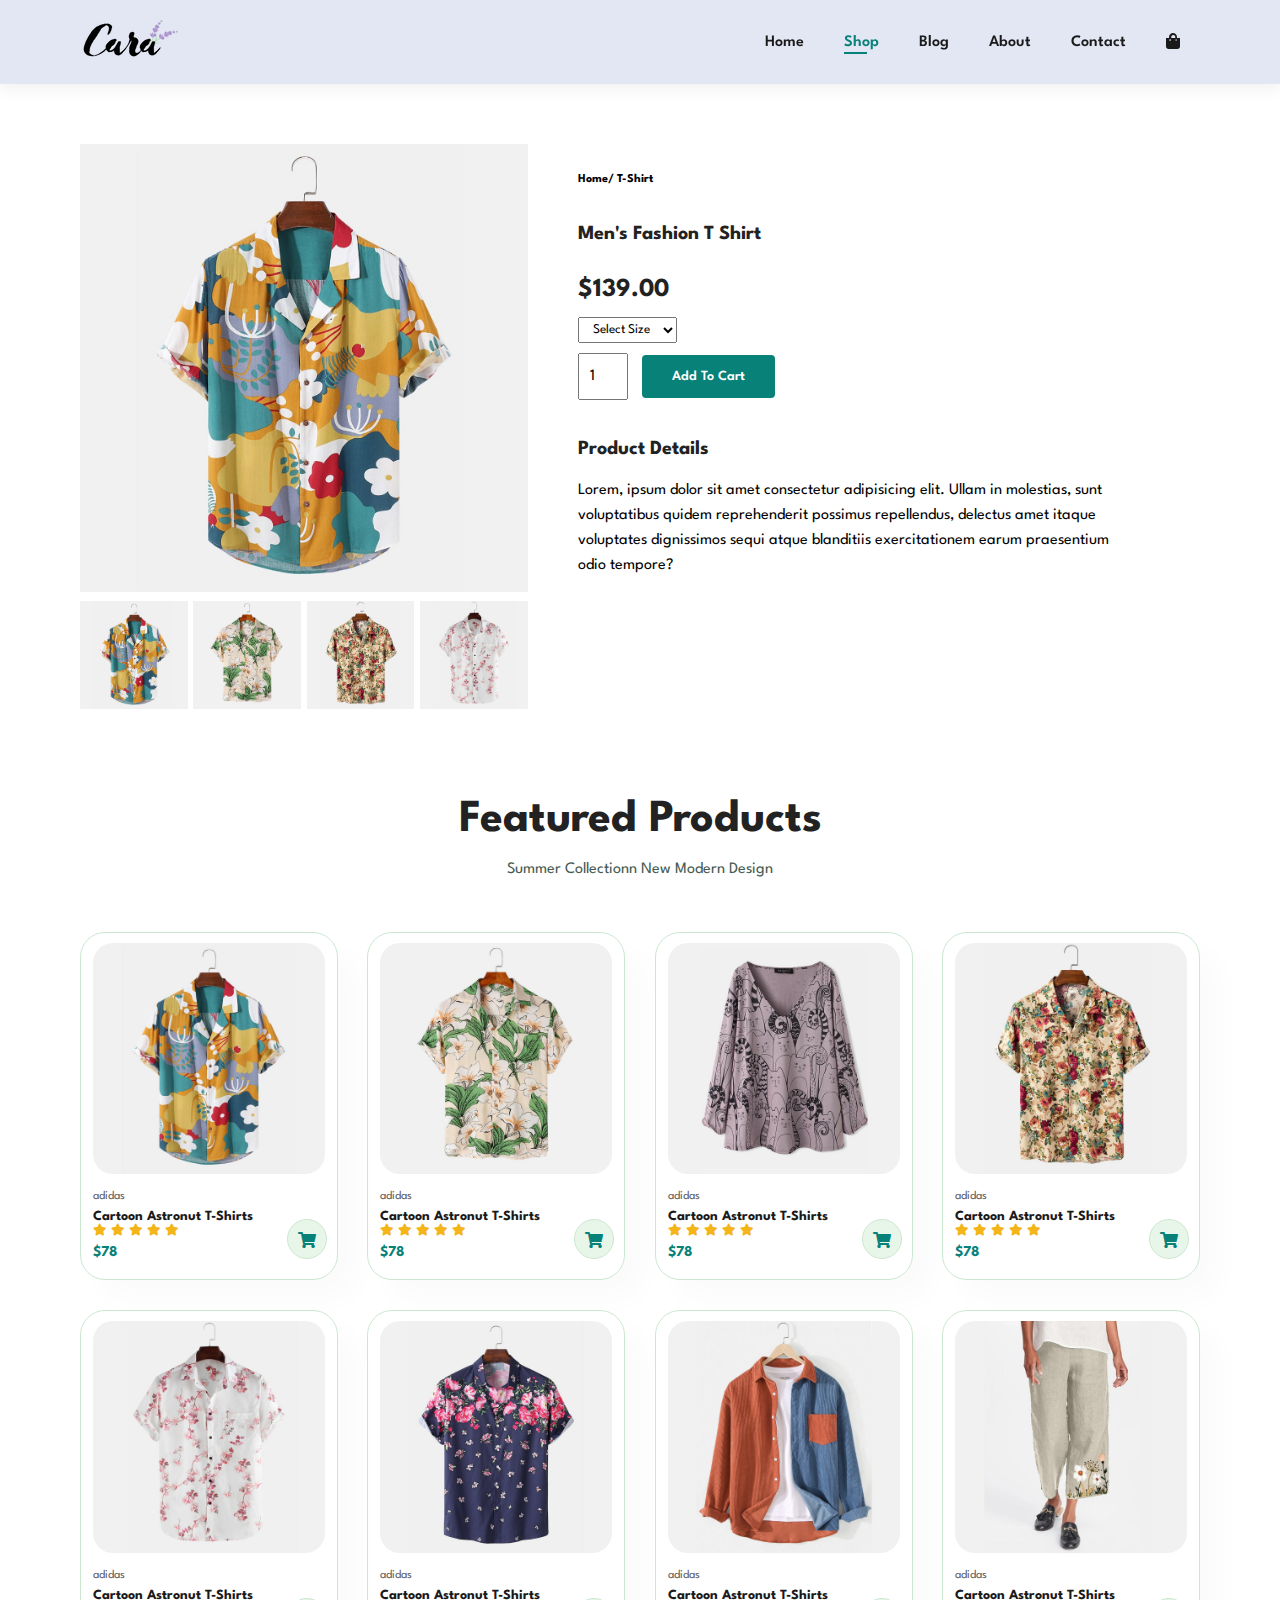
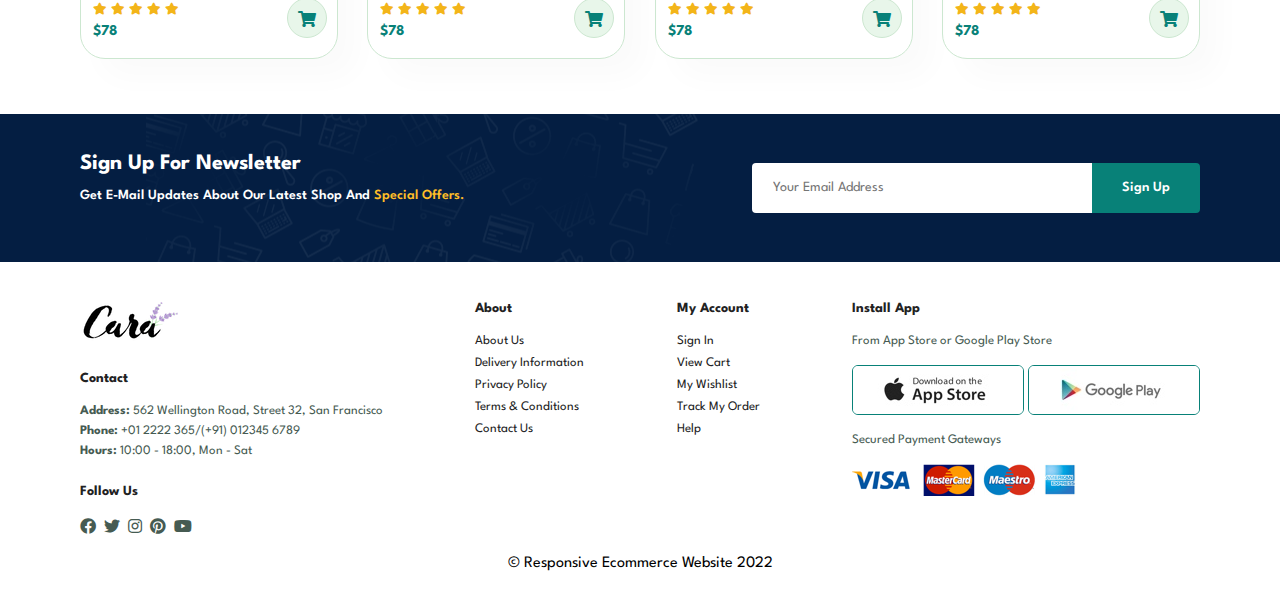
<file: Responsive Ecommerce Website/public/product.html>
<!DOCTYPE html>
<html lang="en">
<head>
    <meta charset="UTF-8">
    <meta http-equiv="X-UA-Compatible" content="IE=edge">
    <meta name="viewport" content="width=device-width, initial-scale=1.0">
    <title>Responsive Ecommerce Website</title>
    <link rel="stylesheet" href="../src/styles/style.css"> 
    <link href="https://cdn.jsdelivr.net/npm/bootstrap@5.2.0-beta1/dist/css/bootstrap.min.css" rel="stylesheet" integrity="sha384-0evHe/X+R7YkIZDRvuzKMRqM+OrBnVFBL6DOitfPri4tjfHxaWutUpFmBp4vmVor" crossorigin="anonymous">
    <link rel="stylesheet" href="https://cdn.jsdelivr.net/npm/bootstrap-icons@1.3.0/font/bootstrap-icons.css">
    <link rel="stylesheet" href="../node_modules/@fortawesome/fontawesome-free/css/all.css">
</head>
<body>
    <section id="header">
        <a href="#"><img src="../public/assets/images/logo.png" alt="logo"></a>
        <div>
            <ul id="navbar">
                <li><a href="index.html">Home</a></li>
                <li><a class="active" href="shop.html">Shop</a></li>
                <li><a href="blog.html">Blog</a></li>
                <li><a href="about.html">About</a></li>
                <li><a href="contact.html">Contact</a></li>
                <li id="lg-bag"><a href="cart.html"><i class="fa fa-shopping-bag"></i></a></li>
                <a href="#" id="close"><i class="fa fa-times"></i></a>
            </ul>
        </div>

        <div id="mobile">
            <a href="cart.html"><i class="fa fa-shopping-bag"></i></a>
            <i id="bar" class="fas fa-outdent"></i>
        </div>
    </section>

    <section id="prodetails" class="section-p1">
        <div class="single-pro-image">
            <img src="../public/assets/images/products/f1.jpg" width="100%" id="MainImg" alt="">
       
            <div class="small-img-group">
                <div class="small-img-col">
                    <img src="../public/assets/images/products/f1.jpg" width="100%" id="small-img" alt="">
                </div>
                <div class="small-img-col">
                    <img src="../public/assets/images/products/f2.jpg" width="100%" id="small-img" alt="">
                </div>
                <div class="small-img-col">
                    <img src="../public/assets/images/products/f3.jpg" width="100%" id="small-img" alt="">
                </div>
                <div class="small-img-col">
                    <img src="../public/assets/images/products/f4.jpg" width="100%" id="small-img" alt="">
                </div>
            </div>
        </div>
        <div class="single-pro-details">
            <h6>Home/ T-Shirt</h6>
            <h4>Men's Fashion T Shirt</h4>
            <h2>$139.00</h2>
            <select>
                <option>Select Size</option>
                <option>XL</option>
                <option>XXL</option>
                <option>Small</option>
                <option>Large</option>
            </select>
            <input type="number" value="1">
            <button class="normal">Add To Cart</button>
            <h4>Product Details</h4> 
            <span>Lorem, ipsum dolor sit amet consectetur adipisicing elit. Ullam in molestias, sunt voluptatibus quidem reprehenderit possimus repellendus, delectus amet itaque voluptates dignissimos sequi atque blanditiis exercitationem earum praesentium odio tempore?
            </span>
        </div>
    </section>

    <section id="product1" class="section-p1">
        <h2>Featured Products</h2>
        <p>Summer Collectionn New Modern Design</p>
        <div class="pro-container">
            <div class="pro" onclick="window.location.href='product.html';">
                <img src="../public/assets/images/products/f1.jpg" alt="">
                <div class="des">
                    <span>adidas</span>
                    <h5>Cartoon Astronut T-Shirts</h5>
                    <div class="star">
                        <i class="fas fa-star"></i>
                        <i class="fas fa-star"></i>
                        <i class="fas fa-star"></i>
                        <i class="fas fa-star"></i>
                        <i class="fas fa-star"></i>
                    </div>
                    <h4>$78</h4>
                </div>
                <a href="#"><i class="fas fa-shopping-cart cart"></i></a>
            </div>
            <div class="pro">
                <img src="../public/assets/images/products/f2.jpg" alt="">
                <div class="des">
                    <span>adidas</span>
                    <h5>Cartoon Astronut T-Shirts</h5>
                    <div class="star">
                        <i class="fas fa-star"></i>
                        <i class="fas fa-star"></i>
                        <i class="fas fa-star"></i>
                        <i class="fas fa-star"></i>
                        <i class="fas fa-star"></i>
                    </div>
                    <h4>$78</h4>
                </div>
                <a href="#"><i class="fas fa-shopping-cart cart"></i></a>
            </div>
            <div class="pro">
                <img src="../public/assets/images/products/f8.jpg" alt="">
                <div class="des">
                    <span>adidas</span>
                    <h5>Cartoon Astronut T-Shirts</h5>
                    <div class="star">
                        <i class="fas fa-star"></i>
                        <i class="fas fa-star"></i>
                        <i class="fas fa-star"></i>
                        <i class="fas fa-star"></i>
                        <i class="fas fa-star"></i>
                    </div>
                    <h4>$78</h4>
                </div>
                <a href="#"><i class="fas fa-shopping-cart cart"></i></a>
            </div>
            <div class="pro">
                <img src="../public/assets/images/products/f3.jpg" alt="">
                <div class="des">
                    <span>adidas</span>
                    <h5>Cartoon Astronut T-Shirts</h5>
                    <div class="star">
                        <i class="fas fa-star"></i>
                        <i class="fas fa-star"></i>
                        <i class="fas fa-star"></i>
                        <i class="fas fa-star"></i>
                        <i class="fas fa-star"></i>
                    </div>
                    <h4>$78</h4>
                </div>
                <a href="#"><i class="fas fa-shopping-cart cart"></i></a>
            </div>
            <div class="pro">
                <img src="../public/assets/images/products/f4.jpg" alt="">
                <div class="des">
                    <span>adidas</span>
                    <h5>Cartoon Astronut T-Shirts</h5>
                    <div class="star">
                        <i class="fas fa-star"></i>
                        <i class="fas fa-star"></i>
                        <i class="fas fa-star"></i>
                        <i class="fas fa-star"></i>
                        <i class="fas fa-star"></i>
                    </div>
                    <h4>$78</h4>
                </div>
                <a href="#"><i class="fas fa-shopping-cart cart"></i></a>
            </div>
            <div class="pro">
                <img src="../public/assets/images/products/f5.jpg" alt="">
                <div class="des">
                    <span>adidas</span>
                    <h5>Cartoon Astronut T-Shirts</h5>
                    <div class="star">
                        <i class="fas fa-star"></i>
                        <i class="fas fa-star"></i>
                        <i class="fas fa-star"></i>
                        <i class="fas fa-star"></i>
                        <i class="fas fa-star"></i>
                    </div>
                    <h4>$78</h4>
                </div>
                <a href="#"><i class="fas fa-shopping-cart cart"></i></a>
            </div>
            <div class="pro">
                <img src="../public/assets/images/products/f6.jpg" alt="">
                <div class="des">
                    <span>adidas</span>
                    <h5>Cartoon Astronut T-Shirts</h5>
                    <div class="star">
                        <i class="fas fa-star"></i>
                        <i class="fas fa-star"></i>
                        <i class="fas fa-star"></i>
                        <i class="fas fa-star"></i>
                        <i class="fas fa-star"></i>
                    </div>
                    <h4>$78</h4>
                </div>
                <a href="#"><i class="fas fa-shopping-cart cart"></i></a>
            </div>
            <div class="pro">
                <img src="../public/assets/images/products/f7.jpg" alt="">
                <div class="des">
                    <span>adidas</span>
                    <h5>Cartoon Astronut T-Shirts</h5>
                    <div class="star">
                        <i class="fas fa-star"></i>
                        <i class="fas fa-star"></i>
                        <i class="fas fa-star"></i>
                        <i class="fas fa-star"></i>
                        <i class="fas fa-star"></i>
                    </div>
                    <h4>$78</h4>
                </div>
                <a href="#"><i class="fas fa-shopping-cart cart"></i></a>
            </div>
        </div>
    </section>


    <section id="newsletter" class="section-p1 section-m1">
        <div class="newstext">
            <h4>Sign Up For Newsletter</h4>
            <p>Get E-Mail Updates About Our Latest Shop And <span>Special Offers.</span></p>
        </div>
        <div class="form">
            <input type="text" placeholder="Your Email Address">
            <button class="normal">Sign Up</button>
        </div>
    </section>

    <footer class="section-p1">
        <div class="col">
            <img class="logo" src="../public/assets/images/logo.png">
            <h4>Contact</h4>
            <p><strong>Address:</strong> 562 Wellington Road, Street 32, San Francisco</p>
            <p><strong>Phone:</strong> +01 2222 365/(+91) 012345 6789</p>
            <p><strong>Hours:</strong> 10:00 - 18:00, Mon - Sat</p>
            <div class="follow">
                <h4>Follow Us</h4>
                <div class="icon">
                    <i class="fab fa-facebook"></i>
                    <i class="fab fa-twitter"></i>
                    <i class="fab fa-instagram"></i>
                    <i class="fab fa-pinterest"></i>
                    <i class="fab fa-youtube"></i>
                </div>
            </div>
        </div>

        <div class="col">
            <h4>About</h4>
            <a href="#">About Us</a>
            <a href="#">Delivery Information</a>
            <a href="#">Privacy Policy</a>
            <a href="#">Terms & Conditions</a>
            <a href="#">Contact Us</a>
        </div>

        <div class="col">
            <h4>My Account</h4>
            <a href="#">Sign In</a>
            <a href="#">View Cart</a>
            <a href="#">My Wishlist</a>
            <a href="#">Track My Order</a>
            <a href="#">Help</a>
        </div>

        <div class="col install">
            <h4>Install App</h4>
            <p>From App Store or Google Play Store</p>
            <div class="row">
                <img src="../public/assets/images/pay/app.jpg">
                <img src="../public/assets/images/pay/play.jpg">
            </div>
            <p>Secured Payment Gateways</p>
                <img src="../public/assets/images/pay/pay.png">
        </div>

        <div class="copyright">
            &copy; Responsive Ecommerce Website 2022
        </div>
    </footer>

    <script>
        var MainImg = document.getElementById("MainImg");
        var smallImg = document.getElementsByClassName("small-img");

        smallImg[0].onclick = function(){
            MainImg.src = smallimg[0].src;
        }
        smallImg[1].onclick = function(){
            MainImg.src = smallimg[1].src;
        }
        smallImg[2].onclick = function(){
            MainImg.src = smallimg[2].src;
        }
        smallImg[3].onclick = function(){
            MainImg.src = smallimg[3].src;
        }
    </script>

    <script src="../src/js/script.js"></script>
</body>
</html>
</file>
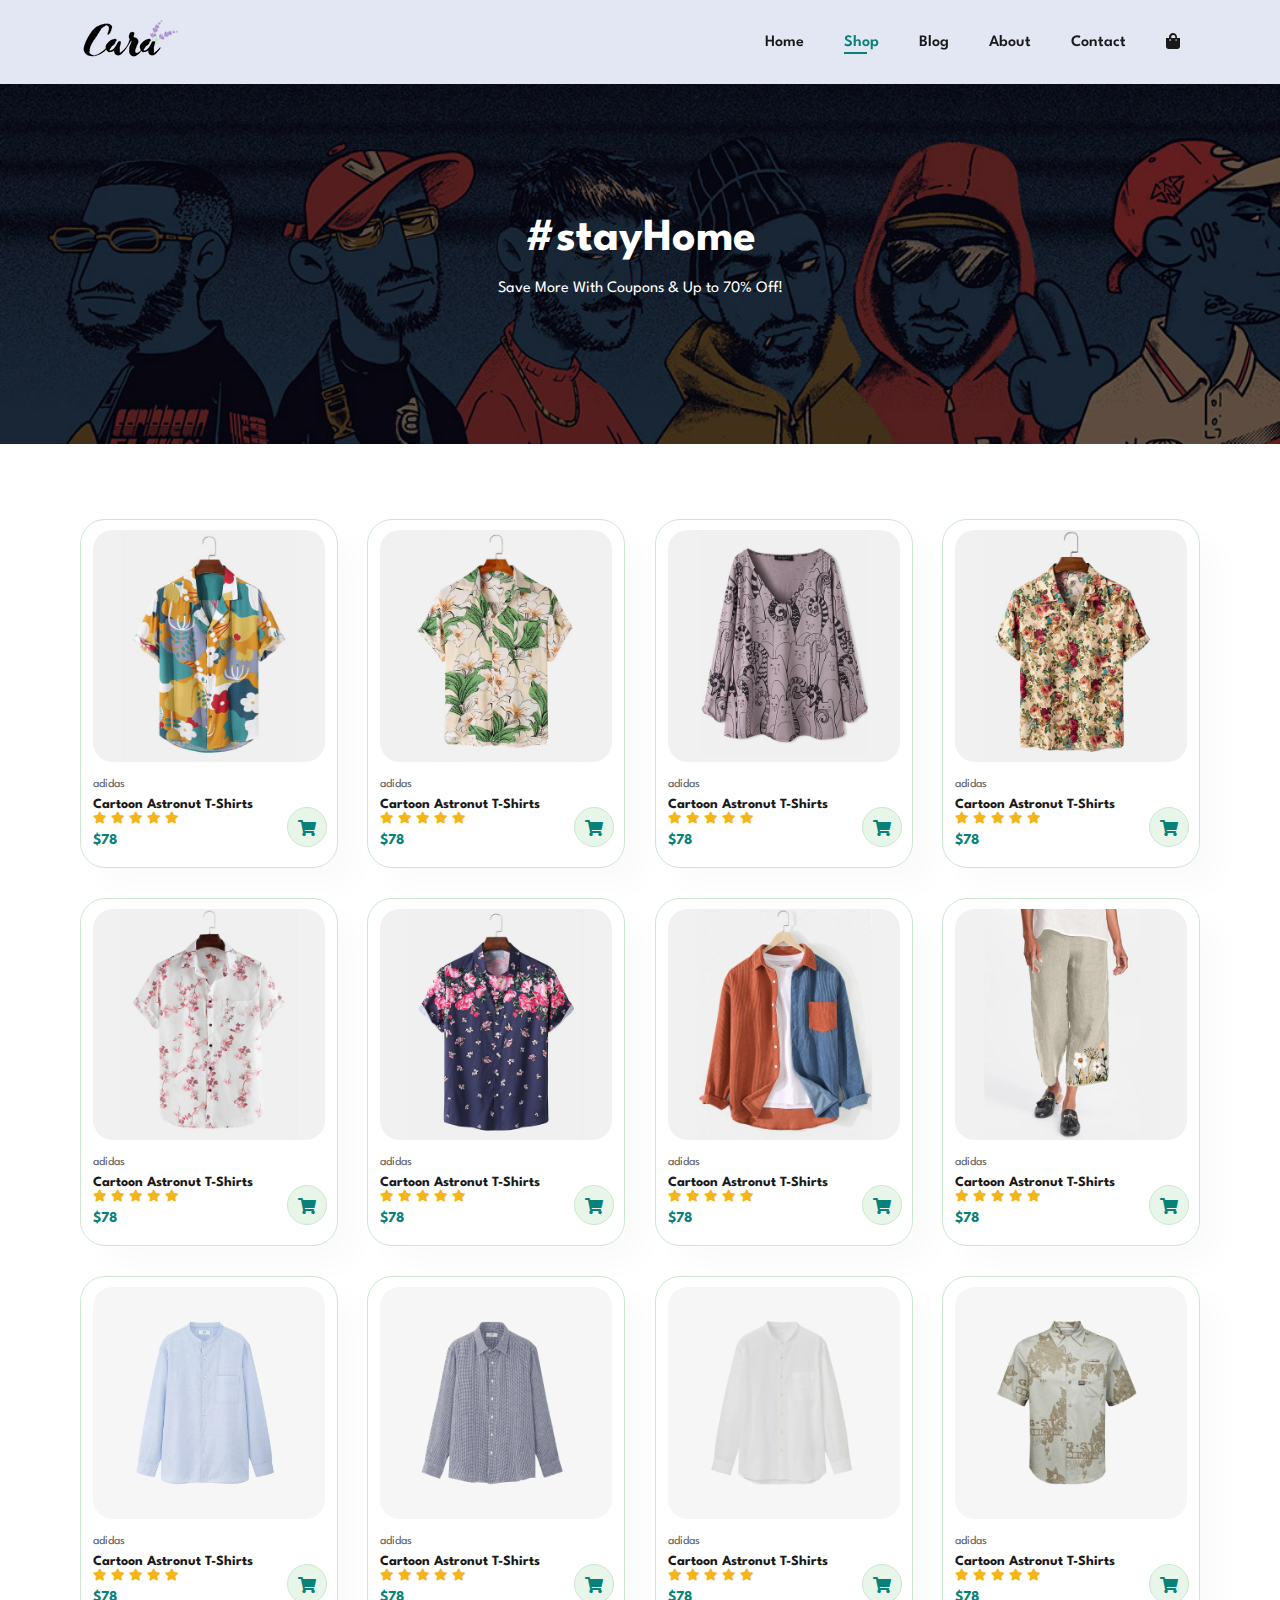
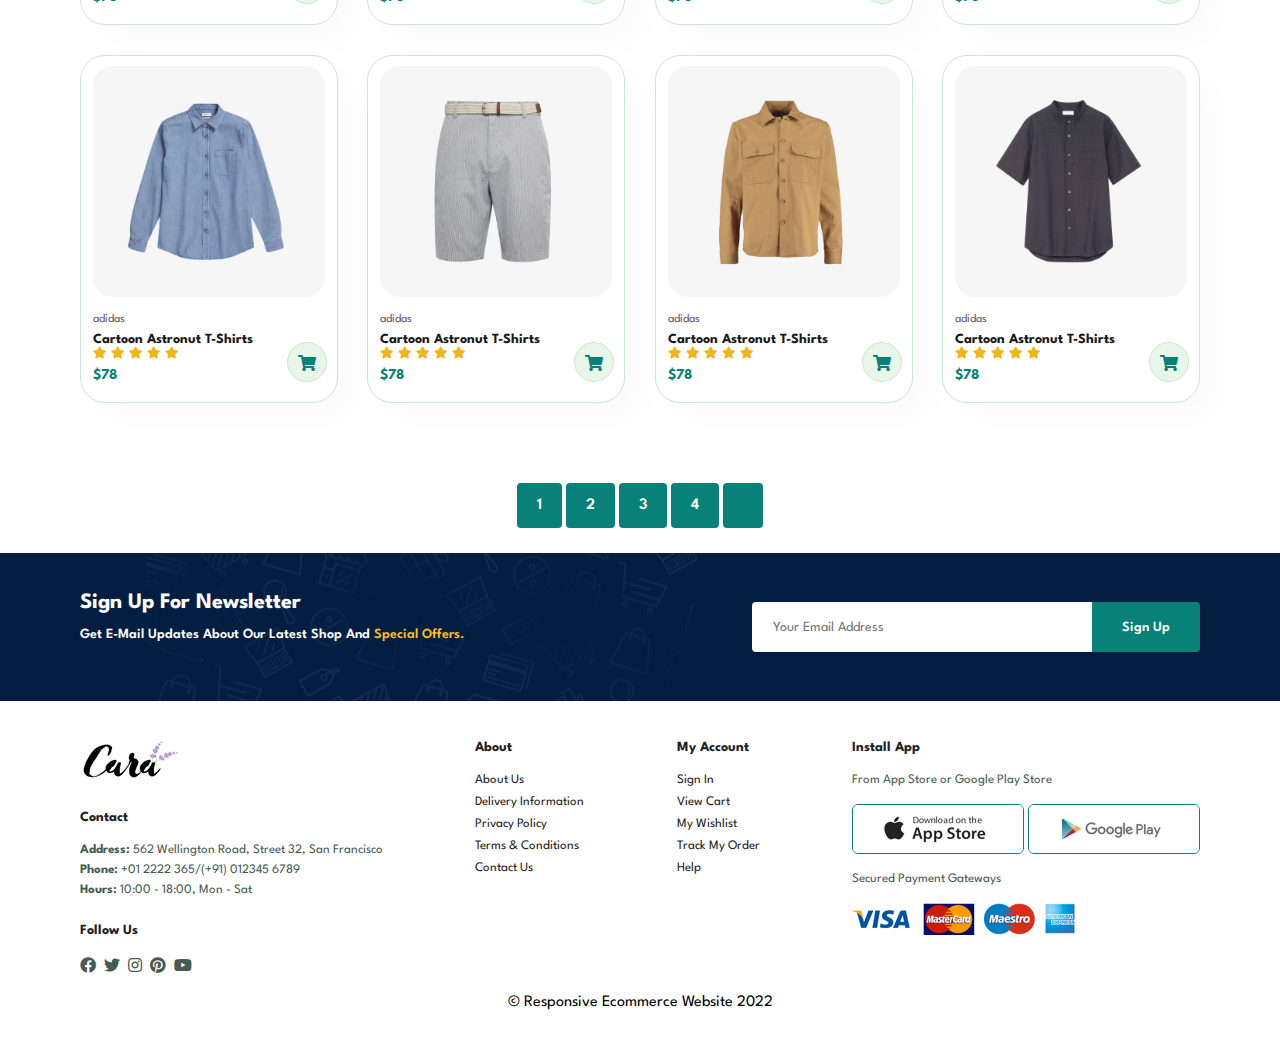
<file: Responsive Ecommerce Website/public/shop.html>
<!DOCTYPE html>
<html lang="en">
<head>
    <meta charset="UTF-8">
    <meta http-equiv="X-UA-Compatible" content="IE=edge">
    <meta name="viewport" content="width=device-width, initial-scale=1.0">
    <title>Responsive Ecommerce Website</title>
    <link rel="stylesheet" href="../src/styles/style.css"> 
    <link href="https://cdn.jsdelivr.net/npm/bootstrap@5.2.0-beta1/dist/css/bootstrap.min.css" rel="stylesheet" integrity="sha384-0evHe/X+R7YkIZDRvuzKMRqM+OrBnVFBL6DOitfPri4tjfHxaWutUpFmBp4vmVor" crossorigin="anonymous">
    <link rel="stylesheet" href="https://cdn.jsdelivr.net/npm/bootstrap-icons@1.3.0/font/bootstrap-icons.css">
    <link rel="stylesheet" href="../node_modules/@fortawesome/fontawesome-free/css/all.css">
</head>
<body>
    <section id="header">
        <a href="#"><img src="../public/assets/images/logo.png" alt="logo"></a>
        <div>
            <ul id="navbar">
                <li><a href="index.html">Home</a></li>
                <li><a class="active" href="shop.html">Shop</a></li>
                <li><a href="blog.html">Blog</a></li>
                <li><a href="about.html">About</a></li>
                <li><a href="contact.html">Contact</a></li>
                <li id="lg-bag"><a href="cart.html"><i class="fa fa-shopping-bag"></i></a></li>
                <a href="#" id="close"><i class="fa fa-times"></i></a>
            </ul>
        </div>

        <div id="mobile">
            <a href="cart.html"><i class="fa fa-shopping-bag"></i></a>
            <i id="bar" class="fas fa-outdent"></i>
        </div>
    </section>

    <section id="page-header"> 
        <h2>#stayHome</h2>
        <p>Save More With Coupons & Up to 70% Off!</p>
    </section>

    <section id="product1" class="section-p1">
        <div class="pro-container">
            <div class="pro">
                <img src="../public/assets/images/products/f1.jpg" alt="">
                <div class="des">
                    <span>adidas</span>
                    <h5>Cartoon Astronut T-Shirts</h5>
                    <div class="star">
                        <i class="fas fa-star"></i>
                        <i class="fas fa-star"></i>
                        <i class="fas fa-star"></i>
                        <i class="fas fa-star"></i>
                        <i class="fas fa-star"></i>
                    </div>
                    <h4>$78</h4>
                </div>
                <a href="#"><i class="fas fa-shopping-cart cart"></i></a>
            </div>
            <div class="pro">
                <img src="../public/assets/images/products/f2.jpg" alt="">
                <div class="des">
                    <span>adidas</span>
                    <h5>Cartoon Astronut T-Shirts</h5>
                    <div class="star">
                        <i class="fas fa-star"></i>
                        <i class="fas fa-star"></i>
                        <i class="fas fa-star"></i>
                        <i class="fas fa-star"></i>
                        <i class="fas fa-star"></i>
                    </div>
                    <h4>$78</h4>
                </div>
                <a href="#"><i class="fas fa-shopping-cart cart"></i></a>
            </div>
            <div class="pro">
                <img src="../public/assets/images/products/f8.jpg" alt="">
                <div class="des">
                    <span>adidas</span>
                    <h5>Cartoon Astronut T-Shirts</h5>
                    <div class="star">
                        <i class="fas fa-star"></i>
                        <i class="fas fa-star"></i>
                        <i class="fas fa-star"></i>
                        <i class="fas fa-star"></i>
                        <i class="fas fa-star"></i>
                    </div>
                    <h4>$78</h4>
                </div>
                <a href="#"><i class="fas fa-shopping-cart cart"></i></a>
            </div>
            <div class="pro">
                <img src="../public/assets/images/products/f3.jpg" alt="">
                <div class="des">
                    <span>adidas</span>
                    <h5>Cartoon Astronut T-Shirts</h5>
                    <div class="star">
                        <i class="fas fa-star"></i>
                        <i class="fas fa-star"></i>
                        <i class="fas fa-star"></i>
                        <i class="fas fa-star"></i>
                        <i class="fas fa-star"></i>
                    </div>
                    <h4>$78</h4>
                </div>
                <a href="#"><i class="fas fa-shopping-cart cart"></i></a>
            </div>
            <div class="pro">
                <img src="../public/assets/images/products/f4.jpg" alt="">
                <div class="des">
                    <span>adidas</span>
                    <h5>Cartoon Astronut T-Shirts</h5>
                    <div class="star">
                        <i class="fas fa-star"></i>
                        <i class="fas fa-star"></i>
                        <i class="fas fa-star"></i>
                        <i class="fas fa-star"></i>
                        <i class="fas fa-star"></i>
                    </div>
                    <h4>$78</h4>
                </div>
                <a href="#"><i class="fas fa-shopping-cart cart"></i></a>
            </div>
            <div class="pro">
                <img src="../public/assets/images/products/f5.jpg" alt="">
                <div class="des">
                    <span>adidas</span>
                    <h5>Cartoon Astronut T-Shirts</h5>
                    <div class="star">
                        <i class="fas fa-star"></i>
                        <i class="fas fa-star"></i>
                        <i class="fas fa-star"></i>
                        <i class="fas fa-star"></i>
                        <i class="fas fa-star"></i>
                    </div>
                    <h4>$78</h4>
                </div>
                <a href="#"><i class="fas fa-shopping-cart cart"></i></a>
            </div>
            <div class="pro">
                <img src="../public/assets/images/products/f6.jpg" alt="">
                <div class="des">
                    <span>adidas</span>
                    <h5>Cartoon Astronut T-Shirts</h5>
                    <div class="star">
                        <i class="fas fa-star"></i>
                        <i class="fas fa-star"></i>
                        <i class="fas fa-star"></i>
                        <i class="fas fa-star"></i>
                        <i class="fas fa-star"></i>
                    </div>
                    <h4>$78</h4>
                </div>
                <a href="#"><i class="fas fa-shopping-cart cart"></i></a>
            </div>
            <div class="pro">
                <img src="../public/assets/images/products/f7.jpg" alt="">
                <div class="des">
                    <span>adidas</span>
                    <h5>Cartoon Astronut T-Shirts</h5>
                    <div class="star">
                        <i class="fas fa-star"></i>
                        <i class="fas fa-star"></i>
                        <i class="fas fa-star"></i>
                        <i class="fas fa-star"></i>
                        <i class="fas fa-star"></i>
                    </div>
                    <h4>$78</h4>
                </div>
                <a href="#"><i class="fas fa-shopping-cart cart"></i></a>
            </div>
            <div class="pro">
                <img src="../public/assets/images/products/n1.jpg" alt="">
                <div class="des">
                    <span>adidas</span>
                    <h5>Cartoon Astronut T-Shirts</h5>
                    <div class="star">
                        <i class="fas fa-star"></i>
                        <i class="fas fa-star"></i>
                        <i class="fas fa-star"></i>
                        <i class="fas fa-star"></i>
                        <i class="fas fa-star"></i>
                    </div>
                    <h4>$78</h4>
                </div>
                <a href="#"><i class="fas fa-shopping-cart cart"></i></a>
            </div>
            <div class="pro">
                <img src="../public/assets/images/products/n2.jpg" alt="">
                <div class="des">
                    <span>adidas</span>
                    <h5>Cartoon Astronut T-Shirts</h5>
                    <div class="star">
                        <i class="fas fa-star"></i>
                        <i class="fas fa-star"></i>
                        <i class="fas fa-star"></i>
                        <i class="fas fa-star"></i>
                        <i class="fas fa-star"></i>
                    </div>
                    <h4>$78</h4>
                </div>
                <a href="#"><i class="fas fa-shopping-cart cart"></i></a>
            </div>
            <div class="pro">
                <img src="../public/assets/images/products/n3.jpg" alt="">
                <div class="des">
                    <span>adidas</span>
                    <h5>Cartoon Astronut T-Shirts</h5>
                    <div class="star">
                        <i class="fas fa-star"></i>
                        <i class="fas fa-star"></i>
                        <i class="fas fa-star"></i>
                        <i class="fas fa-star"></i>
                        <i class="fas fa-star"></i>
                    </div>
                    <h4>$78</h4>
                </div>
                <a href="#"><i class="fas fa-shopping-cart cart"></i></a>
            </div>
            <div class="pro">
                <img src="../public/assets/images/products/n4.jpg" alt="">
                <div class="des">
                    <span>adidas</span>
                    <h5>Cartoon Astronut T-Shirts</h5>
                    <div class="star">
                        <i class="fas fa-star"></i>
                        <i class="fas fa-star"></i>
                        <i class="fas fa-star"></i>
                        <i class="fas fa-star"></i>
                        <i class="fas fa-star"></i>
                    </div>
                    <h4>$78</h4>
                </div>
                <a href="#"><i class="fas fa-shopping-cart cart"></i></a>
            </div>
            <div class="pro">
                <img src="../public/assets/images/products/n5.jpg" alt="">
                <div class="des">
                    <span>adidas</span>
                    <h5>Cartoon Astronut T-Shirts</h5>
                    <div class="star">
                        <i class="fas fa-star"></i>
                        <i class="fas fa-star"></i>
                        <i class="fas fa-star"></i>
                        <i class="fas fa-star"></i>
                        <i class="fas fa-star"></i>
                    </div>
                    <h4>$78</h4>
                </div>
                <a href="#"><i class="fas fa-shopping-cart cart"></i></a>
            </div>
            <div class="pro">
                <img src="../public/assets/images/products/n6.jpg" alt="">
                <div class="des">
                    <span>adidas</span>
                    <h5>Cartoon Astronut T-Shirts</h5>
                    <div class="star">
                        <i class="fas fa-star"></i>
                        <i class="fas fa-star"></i>
                        <i class="fas fa-star"></i>
                        <i class="fas fa-star"></i>
                        <i class="fas fa-star"></i>
                    </div>
                    <h4>$78</h4>
                </div>
                <a href="#"><i class="fas fa-shopping-cart cart"></i></a>
            </div>
            <div class="pro">
                <img src="../public/assets/images/products/n7.jpg" alt="">
                <div class="des">
                    <span>adidas</span>
                    <h5>Cartoon Astronut T-Shirts</h5>
                    <div class="star">
                        <i class="fas fa-star"></i>
                        <i class="fas fa-star"></i>
                        <i class="fas fa-star"></i>
                        <i class="fas fa-star"></i>
                        <i class="fas fa-star"></i>
                    </div>
                    <h4>$78</h4>
                </div>
                <a href="#"><i class="fas fa-shopping-cart cart"></i></a>
            </div>
            <div class="pro">
                <img src="../public/assets/images/products/n8.jpg" alt="">
                <div class="des">
                    <span>adidas</span>
                    <h5>Cartoon Astronut T-Shirts</h5>
                    <div class="star">
                        <i class="fas fa-star"></i>
                        <i class="fas fa-star"></i>
                        <i class="fas fa-star"></i>
                        <i class="fas fa-star"></i>
                        <i class="fas fa-star"></i>
                    </div>
                    <h4>$78</h4>
                </div>
                <a href="#"><i class="fas fa-shopping-cart cart"></i></a>
            </div>
        </div>
    </section>


    <section id="pagination" class="section-p1">
        <a href="#">1</a>
        <a href="#">2</a>
        <a href="#">3</a>
        <a href="#">4</a>
        <a href="#"><i class="fas fa-long-arrow-alt-right>"></i></a>
    </section>

    <section id="newsletter" class="section-p1 section-m1">
        <div class="newstext">
            <h4>Sign Up For Newsletter</h4>
            <p>Get E-Mail Updates About Our Latest Shop And <span>Special Offers.</span></p>
        </div>
        <div class="form">
            <input type="text" placeholder="Your Email Address">
            <button class="normal">Sign Up</button>
        </div>
    </section>

    <footer class="section-p1">
        <div class="col">
            <img class="logo" src="../public/assets/images/logo.png">
            <h4>Contact</h4>
            <p><strong>Address:</strong> 562 Wellington Road, Street 32, San Francisco</p>
            <p><strong>Phone:</strong> +01 2222 365/(+91) 012345 6789</p>
            <p><strong>Hours:</strong> 10:00 - 18:00, Mon - Sat</p>
            <div class="follow">
                <h4>Follow Us</h4>
                <div class="icon">
                    <i class="fab fa-facebook"></i>
                    <i class="fab fa-twitter"></i>
                    <i class="fab fa-instagram"></i>
                    <i class="fab fa-pinterest"></i>
                    <i class="fab fa-youtube"></i>
                </div>
            </div>
        </div>

        <div class="col">
            <h4>About</h4>
            <a href="#">About Us</a>
            <a href="#">Delivery Information</a>
            <a href="#">Privacy Policy</a>
            <a href="#">Terms & Conditions</a>
            <a href="#">Contact Us</a>
        </div>

        <div class="col">
            <h4>My Account</h4>
            <a href="#">Sign In</a>
            <a href="#">View Cart</a>
            <a href="#">My Wishlist</a>
            <a href="#">Track My Order</a>
            <a href="#">Help</a>
        </div>

        <div class="col install">
            <h4>Install App</h4>
            <p>From App Store or Google Play Store</p>
            <div class="row">
                <img src="../public/assets/images/pay/app.jpg">
                <img src="../public/assets/images/pay/play.jpg">
            </div>
            <p>Secured Payment Gateways</p>
                <img src="../public/assets/images/pay/pay.png">
        </div>

        <div class="copyright">
            &copy; Responsive Ecommerce Website 2022
        </div>
    </footer>


    <script src="../src/js/script.js"></script>
</body>
</html>
</file>
<file: Responsive Ecommerce Website/src/styles/style.css>
@import url('https://fonts.googleapis.com/css2?family=Spartan:wght@100;200;300;400;500;600;700;800;900&display=swap');

*{
    margin: 0;
    padding: 0;
    box-sizing: border-box;
    font-family: 'Spartan', sans-serif;
}

h1{
    font-size: 50px;
    line-height: 64px;
    color: #222;
}

h2{
    font-size: 46px;
    line-height: 54px;
    color: #222;
}

h4{
    font-size: 20px;
    color: #222;
}

h6{
    font-size: 12px;
    font-weight: 700;
}

p{
    font-size: 16px;
    color: #465b52;
    margin: 15px 0 20px 0;
}

.section-p1{
    padding: 40px 80px;
}

button.normal{
    font-size: 14px;
    font-weight: 600;
    padding: 15px 30px;
    color: #000;
    background-color: #fff;
    border-radius: 4px;
    cursor: pointer;
    border: none;
    outline: none;
    transition: 0.2s;
}

button.white{
    font-size: 13px;
    font-weight: 600;
    padding: 11px 18px;
    color: #fff;
    background-color: transparent;
    cursor: pointer;
    border: 1px solid #fff;
    outline: none;
    transition: 0.2s;
}

body{
    width:100%;
}
 
/* Header Styling */

#header{
    display: flex;
    justify-content: space-between;
    align-items: center;
    padding: 20px 80px;
    background: #E3E6F3;
    box-shadow: 0 5px 15px rgba(0, 0, 0, 0.06);
    z-index: 999;
    position: sticky;
    top: 0;
    left: 0;
}

#navbar{
    display: flex;
    justify-content: center;
    align-items: center;
}

#navbar li {
    list-style: none;
    padding: 0 20px;
    position: relative;
}

#navbar li a{
    text-decoration: none;
    font-size:16px;
    font-weight: 600;
    color: #1a1a1a;
    transition: 0.3s;
}

#navbar li a:hover,
#navbar li a.active{
    color: #088178
}

#navbar li a:hover::after, 
#navbar li a.active::after{
    content: "";
    color: #088178;
    width: 30%;
    height: 2px;
    background: #088178;
    position:absolute;
    bottom:-4px;
    left:20px;
}

#navbar .active{
    display: flex;
}


#mobile{
    display: none;
    align-items: center;
}

#mobile i{
    color: #1a1a1a;
    font-size: 24px;
    padding-left: 20px;
}

#close{
    display: none;
}

/* HomePage */

#hero{
    background-image: url("../../public/assets/images/hero4.png");
    height: 90vh;
    width: 100%;
    background-position: top 25% right 0;
    background-size: cover;
    padding: 0 80px;
    display: flex;
    flex-direction: column;
    align-items: flex-start;
    justify-content: center;  
}

#hero h4{
    padding-bottom: 15px;
}

#hero h1{
    color:#088178;
}

#hero button{
    background-image: url(../../public/assets/images/button.png);
    background-color: transparent;
    color:#088178;
    border: none;
    padding: 14px 80px 14px 65px;
    background-repeat: no-repeat;
    cursor: pointer;
    font-weight: 700;
    font-size:15px;
}

#feature{
    display: flex;
    align-items: center;
    justify-content: space-between;
    flex-wrap: wrap;
}

#feature .fe-box{
    width: 180px;
    text-align: center;
    padding: 25px 15px;
    box-shadow: 20px 20px 34px rgba(0, 0, 0, 0.03);
    border: 1px soild #cce7d0;
    border-radius: 4px;
    margin: 15px 0;
}

#feature .fe-box:hover{
    box-shadow: 10px 10px 54px rgba(70, 62, 221, 0.1);
}

#feature .fe-box img{
    width: 100%;
    margin-bottom: 10px;
}

#feature .fe-box h6{
    padding: 9px 8px 6px 8px;
    line-height: 1;
    border-radius: 4px;
    color: #088178;
    background-color: #fddde4;
}

#feature .fe-box:nth-child(2) h6{
    background-color: #cdebbc;
}

#feature .fe-box:nth-child(3) h6{
    background-color: #d1e8f2;
}

#feature .fe-box:nth-child(4) h6{
    background-color: #cdd4f8;
}

#feature .fe-box:nth-child(5) h6{
    background-color: #f6dbf6;
}

#feature .fe-box:nth-child(6) h6{
    background-color: #fff2e5;
}


#product1{
    text-align: center;
}

#product1 .pro-container{
    display: flex;
    justify-content: space-between;
    padding-top: 20px;
    flex-wrap: wrap;
}

#product1 .pro{
    width: 23%;
    min-width: 250px;
    padding: 10px 12px;
    border: 1px solid #cce7d0;
    border-radius: 25px;
    cursor: pointer;
    box-shadow:  20px 20px  30px rgba(0, 0, 0, 0.02);
    margin: 15px 0;
    transition: 0.2s ease;
    position: relative;
}

#product .pro:hover{
    box-shadow:  20px 20px  30px rgba(0, 0, 0, 0.02);
}

#product1 .pro img{
    width:100%;
    border-radius:  20px;
}


#product1 .pro .des{
   text-align: start;
   padding: 10px 0;
}


#product1 .pro .des span{
   color: #606063;
   font-size: 12px;
 }

 #product1 .pro .des h5{
    padding-top: 7px;
    color: #1a1a1a;
    font-size: 14px;
 }

 #product1 .pro .des i{
    font-size: 12px;
    color: rgb(243, 181, 25)
 }

 #product1 .pro .des h4{
    padding-top: 7px;
    color: #088178;
    font-size: 15px;
    font-weight: 700;
 }

 #product1 .pro .cart{
    width: 40px;
    height: 40px;
    line-height: 40px;
    border-radius: 50px;
    background-color: #e8f6ea;
    font-weight: 700;
    color: #088178;
    border: 1px solid #cce7d0;
    position: absolute;
    bottom: 20px;
    right: 10px;
 }


 #banner{
    display: flex;
    flex-direction: column;
    justify-content: center;
    align-items: center;
    text-align: center;
    background-image: url("../../public/assets/images/banner/b2.jpg");
    width: 100%;
    height: 40vh;
    background-position: center;
    background-size: cover;
 }


 #banner h4{
    color:#fff;
    font-size: 16px;
 }

 #banner h2{
    color:#fff;
    font-size: 30px;
    padding: 10px 0;
 }


 #banner h2 span{
    color:#ef3636;
 }

 #banner button:hover{
    background-color: #088178;
    color:#fff;
 }

#sm-banner {
    display: flex;
    justify-content: space-between;
    flex-wrap: wrap;
}

#sm-banner .banner-box{
    display: flex;
    flex-direction: column;
    justify-content: center;
    align-items: flex-start;
    text-align: center;
    background-image: url("../../public/assets/images/banner/b17.jpg");
    min-width: 580px;
    height: 50vh;
    background-size: cover;
    background-position: center;
    padding: 30px;
}

#sm-banner .banner-box2{
    background-image: url("../../public/assets/images/banner/b10.jpg");
}

#sm-banner h4{
    color: #fff;
    font-size: 20px;
    font-weight: 300;
}

#sm-banner h2{
    color: #fff;
    font-size: 28px;
    font-weight: 800;
}

#sm-banner span {
    color: #fff;
    font-size: 14px;
    font-weight: 500;
    padding-bottom: 15px;
}

#sm-banner .banner-box:hover button{
    background-color: #088178;
    border: 1px solid #088178;
}

#banner3 {
    display: flex;
    justify-content: space-between;
    flex-wrap: wrap;
    padding: 0 80px;
}


#banner3 .banner-box{
    display: flex;
    flex-direction: column;
    justify-content: center;
    align-items: flex-start;
    text-align: center;
    background-image: url("../../public/assets/images/banner/b7.jpg");
    min-width: 30%;
    height: 30vh;
    background-size: cover;
    background-position: center;
    padding: 30px;
    margin-bottom:20px;
}

#banner3 .banner-box2{
    background-image: url("../../public/assets/images/banner/b4.jpg");
}

#banner3 .banner-box3{
    background-image: url("../../public/assets/images/banner/b18.jpg");
}

#banner3 h2{
    color: #fff;
    font-weight: 900;
    font-size: 22px;
}

#banner3 h3{
    color: #ec544e;
    font-weight: 800;
    font-size: 15px;
}

#newsletter {
    display: flex;
    justify-content: space-between;
    flex-wrap: wrap;
    align-items: center;
    background-image: url('../../public/assets/images/banner/b14.png');
    background-repeat: no-repeat;
    background-position: 20% 30%;
    background-color: #041e42;
}

#newsletter h4{
    font-size: 22px;
    font-weight: 700;
    color: #fff;
}

#newsletter p{
    font-size: 14px;
    font-weight: 600;
    color: #fff;
}

#newsletter p span{
    color: #ffbd27;
}

#newsletter .form{
    display: flex;
    width: 40%;

}


#newsletter input{
    height: 3.125rem;
    padding: 0 1.25rem;
    font-size:  14px;
    width: 100%;
    border: 1px solid transparent;
    border-radius: 4px;
    outline: none;
    border-bottom-right-radius: 0;
    border-top-right-radius: 0;
}

#newsletter button{
    background-color: #088178;
    color:#fff;
    white-space: nowrap;
    border-bottom-left-radius: 0;
    border-top-left-radius: 0;
}


footer {
    display: flex;
    flex-wrap: wrap;
    justify-content: space-between;
}


footer .col{
    display: flex;
    flex-direction: column;
    align-items: flex-start;
    margin-bottom: 20px;
}

footer .logo{
    margin-bottom: 30px;
}

footer h4{
    font-size: 14px;
    padding-bottom: 20px;
}

footer p{
    font-size: 13px;
    margin: 0 0 8px 0;
}

footer a{
    font-size: 13px;
    text-decoration: none;
    color: #222;
    margin-bottom: 10px;
}

footer .follow{
    margin-top: 20px;
}

footer .follow i{
    color: #465b52;
    padding-right: 4px;
    cursor: pointer;
}

footer .install .row img {
    border: 1px solid #088178;
    border-radius: 6px;
}

footer .install img{
    margin: 10px 0 15px;
}

footer .follow i:hover,
footer a:hover{
    color: #088178;
}

footer .copyright{
    width:100%;
    text-align: center;
}

/* Shop Page */

#page-header {
    background-image: url("../../public/assets/images/banner/b1.jpg");
    width: 100%;
    height: 40vh;
    background-size: cover;
    display: flex;
    justify-content: center;
    text-align: center;
    flex-direction: column;
    padding: 14px;
}

#page-header h2,
#page-header p{
    color: #fff;
}

#pagination {
    text-align: center;
}

#pagination a{
    text-decoration: none;
    background-color: #088178;
    padding: 15px 20px;
    border-radius: 4px;
    color: #fff;
    font-weight: 600;
}

#pagination a i{
    font-size: 16px;
    font-weight: 600;
}


/* Single Product */

    #prodetails{
        display: flex;
        margin-top: 20px;
    }
    #prodetails .single-pro-image{
        width: 40%;
        margin-right: 50px;
    }

    .small-img-group{
        display: flex;
        justify-content: space-between;
        margin-top:5px;
    }

    .small-img-col{
        flex-basis: 24%;
        cursor: pointer;
    }

    #prodetails .single-pro-details{
        width: 50%;
        padding-top: 30px;
    }

    #prodetails .single-pro-details h4{
        padding: 40px 0 20px 0;
    }

    #prodetails .single-pro-details h2{
        font-size: 26px;
    }

    #prodetails .single-pro-details select{
        display: block;
        padding: 5px 10px;
        margin-bottom: 10px;
    }

    #prodetails .single-pro-details input{
        width: 50px;
        height: 47px;
        padding-left: 10px;
        font-size: 16px;
        margin-right: 10px;
    }

    #prodetails .single-pro-details input:focus{
        outline: none;
    }

    #prodetails .single-pro-details button{
        background-color: #088178;
        color: #fff;
    }

    #prodetails .single-pro-details span{
        line-height: 25px;
    }

    /* Blog Page */

    #page-header .blog-header{
        background-image: url("../../public/assets/images/banner/b19.jpg");
    }

    #blog{
        padding: 150px 150px 0 150px;
    }

    #blog .blog-box{
        display: flex;
        align-items: center;
        width: 100%;
        position: relative;
        padding-bottom: 90px;
    }

    #blog .blog-img{
        width: 50%;
        margin-right: 40px;
    }

    #blog img{
        width: 100%;
        height: 300px;
        object-fit: cover;
    }

    #blog .blog-details{
        width: 50%;
    }

    #blog .blog-details a{
        text-decoration: none;
        font-size: 11px;
        color: #000;
        font-weight: 700;
        position: relative;
        transition: 0.2s;
    }

    #blog .blog-details a::after{
        content: "";
        width:50px;
        height: 1px;
        background-color: #000;
        position: absolute;
        top:4px;
        right: -60px;
    }

    #blog .blog-details a:hover::after{
        background-color: #088178;
    }

    #blog .blog-box h1{
        position: absolute;
        top: -40px;
        left: 0;
        font-size: 70px;
        font-weight:700;
        color: #c9cbce;
        z-index: -999;
    }

/* About Page */

    #page-header .about-header{
        background-image: url("../../public/assets/images/about/banner.png");
    }

    #about-head{
        display: flex;
        align-items: center;
    }

    #about-head img{
        width: 50%;
        height: auto;
    }

    #about-head div{
        padding-left: 40px;
    }

    #about-app {
        text-align: center;
    }

    #about-app .video{
        width: 70%;
        height: 100%;
        margin: 30px auto;
    }

    #about-app .video video {
        width: 100%;
        height: 100%;
        border-radius: 20px;
    }


/* contact-detail */


    #contact-details{
        display: flex;
        align-items: center;
        justify-content: space-between;
    }

    #contact-details .details{
        width: 40%;
    }

    #contact-details .details span,
    #form-details form span{
        font-size: 12px;
    }

    #contact-details .details h2,
    #form-details form h2{
        font-size: 26px;
        line-height: 35px;
        padding: 20px;
    }

    #contact-details .details h3{
        font-size: 16px;
        padding-bottom: 15px;
    }

    #contact-details .details li{
    list-style: none;
    display: flex;
    padding: 10px;
    }

    #contact-details .details li i{
        font-size: 14px;
        padding-right: 22px;
    }


    #contact-details .details li p{
        font-size: 14px;
        margin: 0;
    }

    #contact-details .map{
        width: 55%;
        height: 400px;
    }

    #contact-details .map iframe{
        width: 100%;
        height: 100%;
    }

    #form-details{
        display: flex;
        justify-content: space-between;
        margin: 30px;
        padding: 80px;
        border: 1px solid #e1e1e1;
    }

    #form-details form{
        width: 65%;
        display: flex;
        flex-direction: column;
        align-items: flex-start;
    }


    #form-details form input,
    #form-details form textarea{
        width: 100%;
        padding: 12px 15px;
        outline: none;
        margin-bottom: 20px;
        border: 1px solid #e1e1e1;
    }

    #form-details form button{
        background-color: #088178;
        color: #fff;
    }

    #form-details .people div{
        padding-bottom: 25px;
        display: flex;
        flex-direction: column;
        align-items: flex-start;
    }

    #form-details .people div img{
        width: 65px;
        height: 65px;
        object-fit: cover;
        margin-right: 15px;
    }

    #form-details .people div p{
        margin: 0;
        font-size: 13px;
        line-height: 25px;
    }

    #form-details .people div p span{ 
        display: block;
        font-size: 16px;
        font-weight: 600;
        color:#000;
    }

    /* Cart Page */

    #page-header .cart-header{
        background-image: url("../../public/assets/images/about/banner.png");
    }

    #cart {
        overflow-x: auto;
    }
    #cart table{
        width: 100%;
        border-collapse: collapse;
        table-layout: fixed;
        white-space: nowrap;
    }

    #cart table img {
        width: 70px;
    }

    #cart table td:nth-child(1){
        width: 100px;
        text-align: center;
    }

    #cart table td:nth-child(2){
        width: 150px;
        text-align: center;
    }

    #cart table td:nth-child(3){
        width: 250px;
        text-align: center;
    }

    #cart table td:nth-child(4),
    #cart table td:nth-child(5),
    #cart table td:nth-child(6){
        width: 150px;
        text-align: center;
    }

    #cart table td:nth-child(5) input {
        width: 70px;
        padding: 10px 5px 10px 15px;
    }

    #cart table thead {
        border: 1px solid #e2e9e1;
        border-left: none;
        border-right: none;
    }

    #cart table thead td{
        font-weight: 700;
        text-transform: uppercase;
        font-size: 13px;
        padding: 18px 0;
    }

    #cart table tbody tr td{
        padding-top: 15px;
    }

    #cart table tbody td{
        font-size: 13px;
    }

    #cart-add{
        display: flex;
        flex-wrap: wrap;
        justify-content: space-between;
    }

    #coupon{
        width: 50%;
        margin-bottom: 30px;
    }

    #coupon h3, 
    #subtotal h3{
        padding-bottom: 15px;
    }

    #coupon input{
        padding: 10px 20px;
        outline: none;
        width: 60%;
        margin-right: 10px;
        border: 1px solid #e2e9e1;
    }

    #coupon button,
    #subtotal button{
        background-color: #088178;
        color:#fff;
        padding: 12px 20px;
    }


    #subtotal{
        width: 50%;
        margin-bottom: 30px;
        border:1px solid #e2e9e1;
        padding: 30px;
    }

    #subtotal table{
        border-collapse: collapse;
        width: 100%;
        margin-bottom: 20px;
    }

    #subtotal table td{
        width: 50%;
        border: 1px solid #e2e9e1;
        padding: 10px;
        font-size: 13px;
        margin-bottom: 20px;
    }

    /* Start Media Query */

    @media (max-width:799px){
    #navbar{
        display: flex;
        flex-direction: column;
        align-items: flex-start;
        justify-content: flex-start;
        position: fixed;
        top:0;
        right:-300px;
        height:100vh;
        width: 300px;
        background-color: #E3E6F3;
        box-shadow: 0 40px 60px rgba(0, 0, 0, 0.1);
        padding: 80px 0;
        transition: 0.3s;
    }

    #navbar.active{
        right: 0px
    }


    #navbar li{
        margin-bottom: 25px;
    }

    #mobile{
        display: flex;
        align-items: center;
    }

    #mobile i{
        color: #1a1a1a;
        font-size: 24px;
        padding-left:20px;
    }

    #close {
        display: initial;
        position: absolute;
        top: 30px;
        left: 30px;
        color: #222;
    }

    #lg-bag{
        display: none;
    }

    #hero{
        height: 70vh;
        padding: 0 80px;
        background-position: top 30% right 30%;
    }

    #feature {
        justify-content: center; 
    }

    #feature .fe-box{
        margin: 15px 15px;
    }

    #product1 .pro-container {
        justify-content: center;
    }

    #product1 .pro{
        margin: 15px;
    }

    #banner {
        height: 20vh; 
    }

    #sm-banner .banner-box{
        height: 30vh;
        min-width: 100%;
    }

    #banner3{
        padding: 0 40px;
    }


    #banner3 .banner-box {
        width: 28%;
    }

    #newsletter .form{
        width: 70%
    }

/* Contact Page */
    #form-details{
        padding: 40px;
    }

    #form-details form{
        width: 50%;
    }

}

@media (max-width: 477px){

    .section-p1 {
        padding: 20px;
    }
    #header {
        padding: 10px 30px;
    }

    h1{
        font-size: 38px;
    }

    h2{
        font-size: 32px;
    }
    
    #hero{
        padding: 0 20px;
        background-position: 55%;
    }

    #feature {
        justify-content: space-between;
    }

    #feature .fe-box{
        width: 155px;
        margin: 0 0 15px 0;
    }

    #product1 .pro{
        width: 100%;
    }

    #banner{
        height: 40vh;
    }

    #sm-banner .banner-box{
        min-width: 100%;
        height: 30vh;
    }

    #smbanner .banner-box2{
        margin-top: 20px;
    }

    #banner3 {
        padding: 0 20px;
    }

    #banner3 .banner-box {
        width: 100%;
    }

    #newsletter {
        padding: 40px 20px;
    }

    #newsletter .form{
        width: 100%;
    }

    footer .copyright{
        text-align: start
    }


    /* Single Product */
    #prodetails{
        display: flex;
        flex-direction: column;
    }

    #prodetails .single-pro-image {
        width: 100%;
        margin-right: 50px;
    }

    #prodetails .single-pro-details{
        width: 100%;
    }

    /* Blog Page */
    #blog {
        padding: 100px 20px 0 20px;
    }

    #blog .blog-box{
        display: flex;
        flex-direction: column;
        align-items: flex-start;
    }

    #blog .blog-img{
        width:100%;
        margin-right: 0px;
        margin-bottom: 30px;
    }

    #blog .blog-details{
        width: 100%
    }

    /* About Page */

    #about-head {
        flex-direction: column;

    }

    #about-head img{
        width: 50%;
        margin-bottom: 20px;
    }

    #about-head div{
        padding-left: 40px;
    }

    #about-app .video{
        width: 100%;
    }

    /* Contact Page */

    #contact-details{
        flex-direction: column;
    }

    #contact-details .details {
        width: 100%;
        margin-bottom: 30px;
    }

    #contact-details .map {  
        width: 100%;
    }

    #form-details {
        margin: 10px;
        padding: 30px 10px;
        flex-wrap: wrap;
    }

    #form-details form{
        width: 100%;
        margin-bottom: 30px;
    }

    /* Cart Page */
    #cart-add {
        flex-direction: column;
    }

    #coupon{
        width: 100%;
    }

    #subtotal{
        width: 100%;
        padding: 20px;
    }

}


@media (max-width:1350px){
    #sm-banner .banner-box{
        min-width: 100%;
        height: 30vh;
    }

    #smbanner .banner-box2{
        margin-top: 20px;
    }
}
</file>
